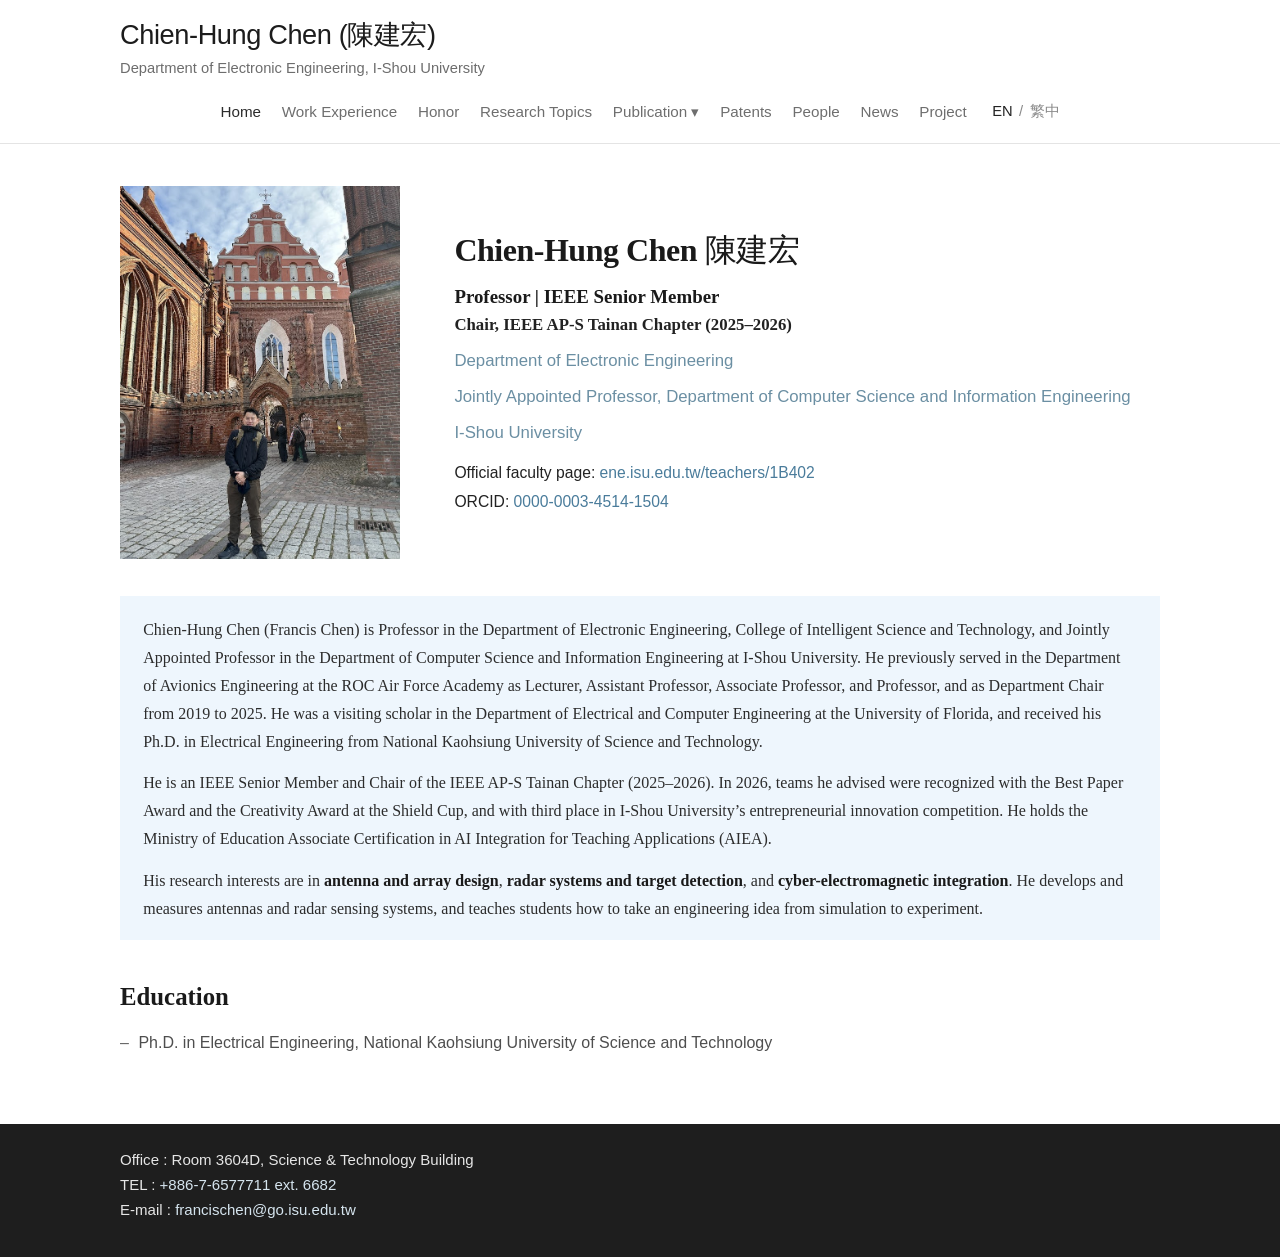
<file: index.html>
<!DOCTYPE html>
<html lang="en">
  <head>
    <meta charset="utf-8">
    <meta name="viewport" content="width=device-width, initial-scale=1">
    <meta name="author" content="Chien-Hung Chen">
    <meta name="description" content="Professor, Department of Electronic Engineering, and Jointly Appointed Professor, Department of Computer Science and Information Engineering, at I-Shou University, Taiwan.">
    <meta name="theme-color" content="#ffffff">
    <title>Chien-Hung Chen | I-Shou University</title>
    <link rel="canonical" href="https://francis007.github.io/academic-site/">
    <meta property="og:title" content="Chien-Hung Chen | I-Shou University">
    <meta property="og:description" content="Professor, Department of Electronic Engineering, and Jointly Appointed Professor, Department of Computer Science and Information Engineering, at I-Shou University, Taiwan. Antennas, radar sensing, and engineering education.">
    <meta property="og:type" content="profile">
    <meta property="og:url" content="https://francis007.github.io/academic-site/">
    <meta property="og:image" content="https://francis007.github.io/academic-site/images/portrait.jpg">
    <meta property="og:locale" content="en_US">
    <meta property="og:locale:alternate" content="zh_TW">
    <meta name="twitter:card" content="summary">
    <meta name="twitter:title" content="Chien-Hung Chen | I-Shou University">
    <meta name="twitter:description" content="Professor, Department of Electronic Engineering, and Jointly Appointed Professor, Department of Computer Science and Information Engineering, at I-Shou University, Taiwan.">
    <script>
      (function () {
        try {
          var lang = localStorage.getItem("francis-lang") || "en";
          if (lang !== "zh") lang = "en";
          document.documentElement.setAttribute("data-lang", lang);
          if (lang === "zh") document.documentElement.lang = "zh-Hant";
        } catch (err) {}
      })();
    </script>
    <meta
      http-equiv="Content-Security-Policy"
      content="default-src 'self'; script-src 'self' 'unsafe-inline'; style-src 'self' 'unsafe-inline' https://fonts.googleapis.com; font-src https://fonts.gstatic.com data:; img-src 'self' data:; connect-src 'self';"
    >
    <link rel="preconnect" href="https://fonts.googleapis.com">
    <link rel="preconnect" href="https://fonts.gstatic.com" crossorigin>
    <link rel="stylesheet" href="https://fonts.googleapis.com/css2?family=Noto+Sans+TC:wght@400;500;700&amp;family=Noto+Serif+TC:wght@500;600;700&amp;family=Roboto:wght@400;500;700&amp;family=Source+Serif+4:opsz,wght@8..60,500;8..60,600;8..60,700&amp;display=swap">
    <link rel="stylesheet" href="styles.css">
    <link rel="icon" href="data:image/svg+xml,%3Csvg xmlns='http://www.w3.org/2000/svg' viewBox='0 0 32 32'%3E%3Crect width='32' height='32' fill='%23ffffff' stroke='%23e6e6e6'/%3E%3Ctext x='16' y='21' text-anchor='middle' font-family='Georgia' font-size='16' fill='%234a7c9b'%3EC%3C/text%3E%3C/svg%3E">
    <script type="application/ld+json">
      {
        "@context": "https://schema.org",
        "@type": "Person",
        "name": "Chien-Hung Chen",
        "alternateName": ["Francis Chen", "陳建宏"],
        "jobTitle": [
          "Professor, Department of Electronic Engineering",
          "Jointly Appointed Professor, Department of Computer Science and Information Engineering"
        ],
        "email": "francischen@go.isu.edu.tw",
        "telephone": "+886-7-6577711",
        "url": "https://francis007.github.io/academic-site/",
        "image": "https://francis007.github.io/academic-site/images/portrait.jpg",
        "sameAs": [
          "https://orcid.org/0000-0003-4514-1504",
          "https://ene.isu.edu.tw/teachers/1B402"
        ],
        "affiliation": [
          {
            "@type": "CollegeOrUniversity",
            "name": "I-Shou University",
            "department": "Department of Electronic Engineering, College of Intelligent Science and Technology"
          },
          {
            "@type": "CollegeOrUniversity",
            "name": "I-Shou University",
            "department": "Department of Computer Science and Information Engineering"
          }
        ]
      }
    </script>
  </head>
  <body>
    <a class="skip-link" href="#main">
      <span class="only-en">Skip to content</span>
      <span class="only-zh" lang="zh-Hant">跳至內容</span>
    </a>

    <header class="site-header">
      <div class="header-inner">
        <div class="header-top">
          <a class="brand" href="#home">
            <span class="brand-title">
              <span class="only-en">Chien-Hung Chen (陳建宏)</span>
              <span class="only-zh" lang="zh-Hant">陳建宏教授實驗室</span>
            </span>
            <span class="brand-sub">
              <span class="only-en">Department of Electronic Engineering, I-Shou University</span>
              <span class="only-zh" lang="zh-Hant">義守大學電子工程學系</span>
            </span>
          </a>
          <button class="nav-toggle" type="button" aria-expanded="false" aria-controls="site-nav">
            <span class="only-en">Menu</span>
            <span class="only-zh" lang="zh-Hant">選單</span>
          </button>
        </div>
        <div class="nav-bar" id="site-nav">
          <nav class="nav-links" aria-label="Primary">
            <a href="#home" data-nav="home"><span class="only-en">Home</span><span class="only-zh" lang="zh-Hant">首頁</span></a>
            <a href="#work-experience" data-nav="work-experience"><span class="only-en">Work Experience</span><span class="only-zh" lang="zh-Hant">經歷</span></a>
            <a href="#honor" data-nav="honor"><span class="only-en">Honor</span><span class="only-zh" lang="zh-Hant">榮譽與證照</span></a>
            <a href="#research-topics" data-nav="research-topics"><span class="only-en">Research Topics</span><span class="only-zh" lang="zh-Hant">研究領域</span></a>
            <div class="menu" data-nav="publications">
              <button class="menu-btn" type="button" aria-expanded="false" aria-controls="pub-menu">
                <span class="only-en">Publication</span><span class="only-zh" lang="zh-Hant">著作</span><span aria-hidden="true"> ▾</span>
              </button>
              <div class="menu-panel" id="pub-menu">
                <a href="#publications" data-nav="publications" data-panel="featured"><span class="only-en">Featured</span><span class="only-zh" lang="zh-Hant">精選</span></a>
                <a href="#publications-journals" data-nav="publications" data-panel="journals"><span class="only-en">Journals</span><span class="only-zh" lang="zh-Hant">期刊</span></a>
                <a href="#publications-conferences" data-nav="publications" data-panel="conferences"><span class="only-en">Conferences</span><span class="only-zh" lang="zh-Hant">研討會</span></a>
              </div>
            </div>
            <a href="#patents" data-nav="patents"><span class="only-en">Patents</span><span class="only-zh" lang="zh-Hant">專利</span></a>
            <a href="#people" data-nav="people"><span class="only-en">People</span><span class="only-zh" lang="zh-Hant">指導學生</span></a>
            <a href="#news" data-nav="news"><span class="only-en">News</span><span class="only-zh" lang="zh-Hant">最新動態</span></a>
            <a href="#projects" data-nav="projects"><span class="only-en">Project</span><span class="only-zh" lang="zh-Hant">研究計畫</span></a>
          </nav>
          <div class="lang-switch" role="group" aria-label="Language">
            <button type="button" data-set-lang="en" aria-pressed="true">EN</button>
            <span aria-hidden="true">/</span>
            <button type="button" data-set-lang="zh" lang="zh-Hant" aria-pressed="false">繁中</button>
          </div>
        </div>
      </div>
    </header>

    <main id="main">
      <section class="view" id="home">
        <div class="wrap">
          <div class="hero">
            <img
              class="portrait"
              src="images/portrait.jpg"
              width="683"
              height="911"
              alt="Professor Chien-Hung Chen in front of a red-brick Gothic church"
              data-alt-en="Professor Chien-Hung Chen in front of a red-brick Gothic church"
              data-alt-zh="陳建宏教授立於紅磚哥德式教堂前"
            >
            <div class="hero-copy">
              <h1>Chien-Hung Chen 陳建宏</h1>
              <p class="role">
                <span class="only-en">Professor | IEEE Senior Member</span>
                <span class="only-zh" lang="zh-Hant">教授｜IEEE 資深會員</span>
              </p>
              <p class="role-chair">
                <span class="only-en">Chair, IEEE AP-S Tainan Chapter (2025–2026)</span>
                <span class="only-zh" lang="zh-Hant">IEEE AP-S 臺南分會主席（2025–2026）</span>
              </p>
              <p class="aff"><a href="https://ene.isu.edu.tw/teachers/1B402"><span class="only-en">Department of Electronic Engineering</span><span class="only-zh" lang="zh-Hant">電子工程學系</span></a></p>
              <p class="aff"><a href="https://ene.isu.edu.tw/teachers/1B402"><span class="only-en">Jointly Appointed Professor, Department of Computer Science and Information Engineering</span><span class="only-zh" lang="zh-Hant">資訊工程學系合聘教授</span></a></p>
              <p class="aff"><a href="https://ene.isu.edu.tw/teachers/1B402"><span class="only-en">I-Shou University</span><span class="only-zh" lang="zh-Hant">義守大學</span></a></p>
              <div class="profiles">
                <p>
                  <span class="only-en">Official faculty page</span><span class="only-zh" lang="zh-Hant">義守大學教師頁</span>:
                  <a href="https://ene.isu.edu.tw/teachers/1B402">ene.isu.edu.tw/teachers/1B402</a>
                </p>
                <p>ORCID: <a href="https://orcid.org/0000-0003-4514-1504" rel="me">0000-0003-4514-1504</a></p>
              </div>
            </div>
          </div>

          <div class="bio">
            <p>
              <span class="only-en">Chien-Hung Chen (Francis Chen) is Professor in the Department of Electronic Engineering, College of Intelligent Science and Technology, and Jointly Appointed Professor in the Department of Computer Science and Information Engineering at I-Shou University. He previously served in the Department of Avionics Engineering at the ROC Air Force Academy as Lecturer, Assistant Professor, Associate Professor, and Professor, and as Department Chair from 2019 to 2025. He was a visiting scholar in the Department of Electrical and Computer Engineering at the University of Florida, and received his Ph.D. in Electrical Engineering from National Kaohsiung University of Science and Technology.</span>
              <span class="only-zh" lang="zh-Hant">陳建宏（Francis Chen）為義守大學智慧科技學院電子工程學系教授，並合聘於資訊工程學系。他曾任空軍軍官學校航空電子工程學系講師、助理教授、副教授、教授，並於 2019–2025 年擔任系主任；亦曾赴美國佛羅里達大學電機電腦系擔任訪問學者。他於國立高雄科技大學取得電機工程博士學位。</span>
            </p>
            <p>
              <span class="only-en">He is an IEEE Senior Member and Chair of the IEEE AP-S Tainan Chapter (2025–2026). In 2026, teams he advised were recognized with the Best Paper Award and the Creativity Award at the Shield Cup, and with third place in I-Shou University’s entrepreneurial innovation competition. He holds the Ministry of Education Associate Certification in AI Integration for Teaching Applications (AIEA).</span>
              <span class="only-zh" lang="zh-Hant">他是 IEEE 資深會員，並擔任 IEEE AP-S 臺南分會主席（2025–2026）。2026 年，他指導的隊伍於神盾盃獲得最佳論文獎與創意獎，並在義守大學創義盃創新創業競賽獲得第三名。他也持有教育部「AI 融入教學應用能力認證」基礎認證（AIEA Associate）。</span>
            </p>
            <p>
              <span class="only-en">His research interests are in <strong>antenna and array design</strong>, <strong>radar systems and target detection</strong>, and <strong>cyber-electromagnetic integration</strong>. He develops and measures antennas and radar sensing systems, and teaches students how to take an engineering idea from simulation to experiment.</span>
              <span class="only-zh" lang="zh-Hant">他的研究興趣為<strong>天線與陣列設計</strong>、<strong>雷達系統與目標偵測</strong>，以及<strong>資安與電磁防護整合</strong>。他設計並量測天線與雷達感測系統，也教學生把一個工程構想從模擬做到實驗。</span>
            </p>
          </div>

          <section class="edu" aria-labelledby="edu-title">
            <h2 id="edu-title"><span class="only-en">Education</span><span class="only-zh" lang="zh-Hant">學歷</span></h2>
            <ul>
              <li>
                <span class="only-en">Ph.D. in Electrical Engineering, National Kaohsiung University of Science and Technology</span>
                <span class="only-zh" lang="zh-Hant">國立高雄科技大學電機工程博士</span>
              </li>
            </ul>
          </section>
        </div>
      </section>

      <section class="view" id="work-experience" hidden>
        <div class="wrap page">
          <h2><span class="only-en">Work Experience</span><span class="only-zh" lang="zh-Hant">經歷</span></h2>
          <ul class="dash">
            <li>
              <span class="only-en">Professor, Department of Electronic Engineering, College of Intelligent Science and Technology, and Jointly Appointed Professor, Department of Computer Science and Information Engineering, I-Shou University</span>
              <span class="only-zh" lang="zh-Hant">義守大學智慧科技學院電子工程學系教授、資訊工程學系合聘教授</span>
            </li>
            <li>
              <span class="only-en">Department Chair, 2019–2025; Professor, Associate Professor, Assistant Professor, and Lecturer, Department of Avionics Engineering, ROC Air Force Academy</span>
              <span class="only-zh" lang="zh-Hant">空軍軍官學校航空電子工程學系講師、助理教授、副教授、教授；系主任（2019–2025）</span>
            </li>
            <li>
              <span class="only-en">Visiting Scholar, Department of Electrical and Computer Engineering, University of Florida</span>
              <span class="only-zh" lang="zh-Hant">美國佛羅里達大學電機電腦系訪問學者</span>
            </li>
          </ul>
          <h3 class="subhead" id="service"><span class="only-en">Academic service</span><span class="only-zh" lang="zh-Hant">學術服務</span></h3>
          <div class="record"><span class="when">2024</span><p><span class="only-en">IEEE Senior Member</span><span class="only-zh" lang="zh-Hant">IEEE 資深會員</span></p></div>
          <div class="record"><span class="when">2025–2026</span><p><span class="only-en">Chair, IEEE AP-S Tainan Chapter</span><span class="only-zh" lang="zh-Hant">IEEE AP-S 臺南分會主席</span></p></div>
          <div class="record"><span class="when">2024</span><p><span class="only-en">Board Member, Association of Old Crows</span><span class="only-zh" lang="zh-Hant">國際電子戰協會（Association of Old Crows）理事</span></p></div>
          <div class="record"><span class="when">2021 · 2011</span><p><span class="only-en">Board Member (2021) and Secretary-General (2011), Taiwan Antenna Engineers Society</span><span class="only-zh" lang="zh-Hant">臺灣天線工程師學會理事（2021）、秘書長（2011）</span></p></div>
          <div class="record">
            <span class="when"><span class="only-en">Reviewer</span><span class="only-zh" lang="zh-Hant">審查</span></span>
            <p><span class="only-en">IEEE TAP, IEEE TMTT, IEEE AWPL, IEEE MWTL, IEEE OJAP, IEEE Access, and <span lang="en">Measurement</span></span><span class="only-zh" lang="zh-Hant">IEEE TAP、IEEE TMTT、IEEE AWPL、IEEE MWTL、IEEE OJAP、IEEE Access 與 Measurement 審查委員</span></p>
          </div>
        </div>
      </section>

      <section class="view" id="honor" hidden>
        <div class="wrap page">
          <h2><span class="only-en">Honor</span><span class="only-zh" lang="zh-Hant">榮譽與證照</span></h2>
          <p class="lede">
            <span class="only-en">Career honors and professional certifications. The 2026 awards, event photographs, and AIEA certificate are in News.</span>
            <span class="only-zh" lang="zh-Hant">生涯榮譽與專業證照。2026 年獎項、活動照片與 AIEA 證書見「最新動態」。</span>
          </p>
          <h3 class="subhead" id="certifications"><span class="only-en">Professional certifications</span><span class="only-zh" lang="zh-Hant">專業證照</span></h3>
          <ul class="cert-grid">
            <li>
              <p class="cert-issuer">AIEA</p>
              <h3><span class="only-en">Associate Certification in AI Integration for Teaching Applications</span><span class="only-zh" lang="zh-Hant">AI 融入教學應用能力認證基礎認證</span></h3>
              <p class="cert-id">EAA11511043</p>
              <p><a href="#aiea-associate"><span class="only-en">Certificate in News</span><span class="only-zh" lang="zh-Hant">證書見最新動態</span></a></p>
            </li>
            <li>
              <p class="cert-issuer">IBM</p>
              <h3>IBM Cybersecurity Analyst</h3>
              <p class="cert-id">YE3H42L46B4H</p>
            </li>
            <li>
              <p class="cert-issuer">Google</p>
              <h3>Google Cybersecurity Certificate (GCC)</h3>
              <p class="cert-id">WCYJLW9XVM5</p>
            </li>
            <li>
              <p class="cert-issuer">EC-Council</p>
              <h3>Certified Ethical Hacker (CEH v10)</h3>
              <p class="cert-id">ECC8527693401</p>
            </li>
            <li>
              <p class="cert-issuer"><span class="only-en">NCC</span><span class="only-zh" lang="zh-Hant">國家通訊傳播委員會</span></p>
              <h3><span class="only-en">Class 3 Amateur Radio License</span><span class="only-zh" lang="zh-Hant">三等業餘無線電人員執照</span></h3>
              <p class="cert-id">52AS00110600387</p>
            </li>
          </ul>
          <h3 class="subhead"><span class="only-en">Selected career honors</span><span class="only-zh" lang="zh-Hant">生涯榮譽選錄</span></h3>
          <div class="record"><span class="when">2024</span><p><span class="only-en">Outstanding Project, Teaching Practice Research Program, Ministry of Education</span><span class="only-zh" lang="zh-Hant">教育部教學實踐研究計畫績優計畫</span></p></div>
          <div class="record"><span class="when">2024</span><p><span class="only-en">Champion, Military Academy Cyber Security Competition, Ministry of National Defense</span><span class="only-zh" lang="zh-Hant">國防部軍校盃網路安全競賽冠軍</span></p></div>
          <div class="record"><span class="when">2020</span><p><span class="only-en">Outstanding Alumnus, Chung Cheng Armed Forces Preparatory School</span><span class="only-zh" lang="zh-Hant">中正預校傑出校友</span></p></div>
          <div class="record"><span class="when">2013–2025</span><p><span class="only-en">Excellent Teacher, Ministry of National Defense, Air Force, and ROC Air Force Academy</span><span class="only-zh" lang="zh-Hant">國防部、空軍與空軍官校優良教師</span></p></div>
          <h3 class="subhead" id="honors"><span class="only-en">Year-by-year honor record</span><span class="only-zh" lang="zh-Hant">逐年獲獎紀錄</span></h3>
          <div class="record"><span class="when">2025</span><p><span class="only-en">Excellent Teacher, ROC Air Force Academy</span><span class="only-zh" lang="zh-Hant">優良教師，空軍官校</span></p></div>
          <div class="record"><span class="when">2024</span><p><span class="only-en">Poster-paper merit, 33rd National Defense Science and Technology Symposium, National Defense University</span><span class="only-zh" lang="zh-Hant">第33屆國防科技學術研討會海報論文佳作，國防大學</span></p></div>
          <div class="record"><span class="when">2024</span><p><span class="only-en">Excellent Teacher, ROC Air Force Academy</span><span class="only-zh" lang="zh-Hant">優良教師，空軍官校</span></p></div>
          <div class="record"><span class="when">2024</span><p><span class="only-en">First place, paper, 20th Military Operations Research and Modeling &amp; Simulation Forum, Ministry of National Defense</span><span class="only-zh" lang="zh-Hant">第20屆軍事作業研究與模式模擬論壇論文優勝，國防部</span></p></div>
          <div class="record"><span class="when">2024</span><p><span class="only-en">Champion, Military Academy Cyber Security Competition, Ministry of National Defense</span><span class="only-zh" lang="zh-Hant">軍校盃網路安全競賽冠軍，國防部</span></p></div>
          <div class="record"><span class="when">2024</span><p><span class="only-en">Outstanding Project, Teaching Practice Research Program, Ministry of Education</span><span class="only-zh" lang="zh-Hant">教學實踐研究計畫績優計畫，教育部</span></p></div>
          <div class="record"><span class="when">2020</span><p><span class="only-en">Outstanding Alumnus, Chung Cheng Armed Forces Preparatory School</span><span class="only-zh" lang="zh-Hant">傑出校友，中正預校</span></p></div>
          <div class="record"><span class="when">2019</span><p><span class="only-en">Excellent Teacher, Ministry of National Defense</span><span class="only-zh" lang="zh-Hant">國防部優良教師</span></p></div>
          <div class="record"><span class="when">2017</span><p><span class="only-en">Excellent Teacher, Air Force Command</span><span class="only-zh" lang="zh-Hant">空軍優良教師，空軍司令部</span></p></div>
          <div class="record"><span class="when">2016</span><p><span class="only-en">Excellent Teacher, ROC Air Force Academy</span><span class="only-zh" lang="zh-Hant">優良教師，空軍官校</span></p></div>
          <div class="record"><span class="when">2015</span><p><span class="only-en">Excellent Teacher, Air Force Command</span><span class="only-zh" lang="zh-Hant">空軍優良教師，空軍司令部</span></p></div>
          <div class="record"><span class="when">2013</span><p><span class="only-en">Excellent Teacher, Ministry of National Defense</span><span class="only-zh" lang="zh-Hant">國防部優良教師</span></p></div>
        </div>
      </section>

      <section class="view" id="research-topics" hidden>
        <div class="wrap page">
          <h2><span class="only-en">Research Topics</span><span class="only-zh" lang="zh-Hant">研究領域</span></h2>
          <ul class="cards">
            <li class="card">
              <p class="card-index"><span class="only-en">01 / Design</span><span class="only-zh" lang="zh-Hant">01 / 設計</span></p>
              <h3><span class="only-en">Antennas &amp; Electromagnetics</span><span class="only-zh" lang="zh-Hant">天線與電磁</span></h3>
              <p><span class="only-en">Compact, wearable, and integrated antennas, with an emphasis on measured performance.</span><span class="only-zh" lang="zh-Hant">小型化、穿戴式與整合型天線，以實測性能為準。</span></p>
              <p><a href="#pub-rfid"><span class="only-en">Related paper</span><span class="only-zh" lang="zh-Hant">相關著作</span></a></p>
            </li>
            <li class="card">
              <p class="card-index"><span class="only-en">02 / Sense</span><span class="only-zh" lang="zh-Hant">02 / 感測</span></p>
              <h3><span class="only-en">Radar &amp; Non-contact Sensing</span><span class="only-zh" lang="zh-Hant">雷達與非接觸感測</span></h3>
              <p><span class="only-en">Signal processing and measurement methods for assessing when a non-contact reading is reliable.</span><span class="only-zh" lang="zh-Hant">用訊號處理與量測方法，判斷一次非接觸讀值何時可靠。</span></p>
              <p><a href="#pub-radar"><span class="only-en">Related paper</span><span class="only-zh" lang="zh-Hant">相關著作</span></a></p>
            </li>
            <li class="card">
              <p class="card-index"><span class="only-en">03 / Teach</span><span class="only-zh" lang="zh-Hant">03 / 教學</span></p>
              <h3><span class="only-en">Engineering Education</span><span class="only-zh" lang="zh-Hant">工程教育</span></h3>
              <p><span class="only-en">Hands-on learning that takes students from simulation to prototyping and measurement.</span><span class="only-zh" lang="zh-Hant">從模擬、試作到量測的實作學習。</span></p>
              <p><a href="#pub-edu"><span class="only-en">Related paper</span><span class="only-zh" lang="zh-Hant">相關著作</span></a></p>
            </li>
          </ul>
          <h3 class="subhead"><span class="only-en">Research specialties</span><span class="only-zh" lang="zh-Hant">研究專長</span></h3>
          <ul class="dash">
            <li><span class="only-en">Antenna &amp; Array Design</span><span class="only-zh" lang="zh-Hant">天線設計</span></li>
            <li><span class="only-en">Radar Systems &amp; Target Detection</span><span class="only-zh" lang="zh-Hant">雷達系統與目標偵測</span></li>
            <li><span class="only-en">Cyber-EM Integration</span><span class="only-zh" lang="zh-Hant">資安與防護整合</span></li>
          </ul>
        </div>
      </section>

      <section class="view" id="publications" hidden>
        <div class="wrap page">
          <h2><span class="only-en">Publication</span><span class="only-zh" lang="zh-Hant">著作</span></h2>
          <p class="lede">
            <span class="only-en">Fourteen journal papers, including IEEE TAP, IEEE AWPL, IEEE Access, and IEEE J. RFID, and four international conference papers. The three 2026 journal articles are featured below.</span>
            <span class="only-zh" lang="zh-Hant">期刊論文 14 篇，包含 IEEE TAP、IEEE AWPL、IEEE Access 與 IEEE J. RFID，以及國際研討會論文 4 篇。三篇 2026 年期刊列於精選。</span>
          </p>
          <nav class="subnav" aria-label="Publications">
            <a href="#publications" data-panel-link="featured"><span class="only-en">Featured</span><span class="only-zh" lang="zh-Hant">精選</span></a>
            <a href="#publications-journals" data-panel-link="journals"><span class="only-en">Journals</span><span class="only-zh" lang="zh-Hant">期刊</span></a>
            <a href="#publications-conferences" data-panel-link="conferences"><span class="only-en">Conferences</span><span class="only-zh" lang="zh-Hant">研討會</span></a>
          </nav>

          <div data-panel="featured">
            <article class="pub" id="pub-edu">
              <h3><a lang="en" href="https://doi.org/10.1002/cae.70287">A Cloud Learning-Analytics Framework for Multi-Tier Engineering Education: A Mixed-Methods Implementation Case Study Across Three Avionics Courses</a></h3>
              <p class="pub-meta"><span class="badge"><span class="only-en">Engineering education</span><span class="only-zh" lang="zh-Hant">工程教育</span></span> <span lang="en">Computer Applications in Engineering Education</span></p>
              <p class="pub-meta"><a href="https://doi.org/10.1002/cae.70287">doi.org/10.1002/cae.70287</a></p>
              <details class="bib">
                <summary><span class="only-en">BibTeX</span><span class="only-zh" lang="zh-Hant">BibTeX</span></summary>
                <div class="bib-panel">
                  <pre class="bibtex"><code>@article{chen-cae70287,
  author = {Chien-Hung Chen},
  title = {A Cloud Learning-Analytics Framework for Multi-Tier Engineering Education: A Mixed-Methods Implementation Case Study Across Three Avionics Courses},
  journal = {Computer Applications in Engineering Education},
  doi = {10.1002/cae.70287}
}</code></pre>
                  <button class="bib-copy" type="button"><span class="only-en">Copy BibTeX</span><span class="only-zh" lang="zh-Hant">複製 BibTeX</span></button>
                </div>
              </details>
            </article>
            <article class="pub" id="pub-radar">
              <h3><a lang="en" href="https://doi.org/10.1109/ACCESS.2026.3730413">Bias-Corrected Inference for Post-CFAR Left-Truncated Radar Amplitude Statistics</a></h3>
              <p class="pub-meta"><span class="badge"><span class="only-en">Radar signal processing</span><span class="only-zh" lang="zh-Hant">雷達訊號處理</span></span> <span lang="en">IEEE Access</span> · 2026</p>
              <p class="pub-meta"><a href="https://doi.org/10.1109/ACCESS.2026.3730413">doi.org/10.1109/ACCESS.2026.3730413</a></p>
              <details class="bib">
                <summary>BibTeX</summary>
                <div class="bib-panel">
                  <pre class="bibtex"><code>@article{chen2026access,
  author = {Chien-Hung Chen},
  title = {Bias-Corrected Inference for Post-CFAR Left-Truncated Radar Amplitude Statistics},
  journal = {IEEE Access},
  year = {2026},
  doi = {10.1109/ACCESS.2026.3730413}
}</code></pre>
                  <button class="bib-copy" type="button"><span class="only-en">Copy BibTeX</span><span class="only-zh" lang="zh-Hant">複製 BibTeX</span></button>
                </div>
              </details>
            </article>
            <article class="pub" id="pub-rfid">
              <h3><a lang="en" href="https://doi.org/10.1109/JRFID.2026.3743132">A Compact Long-Range Wrist-Worn UHF RFID Tag Antenna Based on Partially Overlapping Shorted Patches</a></h3>
              <p class="pub-meta"><span class="badge"><span class="only-en">Antennas</span><span class="only-zh" lang="zh-Hant">天線</span></span> <span lang="en">IEEE Journal of Radio Frequency Identification</span> · 2026</p>
              <p class="pub-meta"><a href="https://doi.org/10.1109/JRFID.2026.3743132">doi.org/10.1109/JRFID.2026.3743132</a></p>
              <details class="bib">
                <summary>BibTeX</summary>
                <div class="bib-panel">
                  <pre class="bibtex"><code>@article{chen2026jrfid,
  author = {Chien-Hung Chen},
  title = {A Compact Long-Range Wrist-Worn UHF RFID Tag Antenna Based on Partially Overlapping Shorted Patches},
  journal = {IEEE Journal of Radio Frequency Identification},
  year = {2026},
  doi = {10.1109/JRFID.2026.3743132}
}</code></pre>
                  <button class="bib-copy" type="button"><span class="only-en">Copy BibTeX</span><span class="only-zh" lang="zh-Hant">複製 BibTeX</span></button>
                </div>
              </details>
            </article>
          </div>

          <div data-panel="journals" hidden>
            <ol class="cite-list" lang="en">
              <li><span class="cite-year">2026</span><p><span class="cite-title">A Cloud Learning-Analytics Framework for Multi-Tier Engineering Education: A Mixed-Methods Implementation Case Study Across Three Avionics Courses</span> Chien-Hung Chen. <span class="cite-venue">Computer Applications in Engineering Education</span>. <a href="https://doi.org/10.1002/cae.70287">10.1002/cae.70287</a></p></li>
              <li><span class="cite-year">2026</span><p><span class="cite-title">Bias-Corrected Inference for Post-CFAR Left-Truncated Radar Amplitude Statistics</span> Chien-Hung Chen. <span class="cite-venue">IEEE Access</span>, 2026. <a href="https://doi.org/10.1109/ACCESS.2026.3730413">10.1109/ACCESS.2026.3730413</a></p></li>
              <li><span class="cite-year">2026</span><p><span class="cite-title">A Compact Long-Range Wrist-Worn UHF RFID Tag Antenna Based on Partially Overlapping Shorted Patches</span> Chien-Hung Chen. <span class="cite-venue">IEEE Journal of Radio Frequency Identification</span>, 2026. <a href="https://doi.org/10.1109/JRFID.2026.3743132">10.1109/JRFID.2026.3743132</a></p></li>
              <li><span class="cite-year">2025</span><p><span class="cite-title">Low Profile Planar Inverted-L Antenna (PILA) for UHF RFID Tag on Signal Absorption and Reflection Surfaces</span> Minh-Tan Nguyen, Yi-Fang Lin, Chien-Hung Chen, Hoang-Son Luong, Hua-Ming Chen. <span class="cite-venue">IEEE Access</span>, vol. 13, pp. 19560–19575, 2025.01.</p></li>
              <li><span class="cite-year">2024</span><p><span class="cite-title">Antenna in Package with Tapered Radiation Patches and Parasitic Strips for Automotive Radar</span> Ming-Lung Kung, Jain-Yu Yu, Ken-Huang Lin, Chien-Hung Chen, Hung-Hsiang Cheng, Cheng-Yu Wu, Yun-Hsiang Tien, Yi-Chuan Ding. <span class="cite-venue">IEEE Antennas and Wireless Propagation Letters</span>, vol. 23, no. 10, pp. 2845–2849, 2024.10.</p></li>
              <li><span class="cite-year">2024</span><p><span class="cite-title">Dual-Polarized Spline-Loop Antenna Array With Tilt Angle Radiation for 5G Base Stations</span> Yi-Fang Lin, Chin-Cheng Chang, Chien-Hung Chen, Jia-You Xie, Yong-Xiang Zhuang, Hua-Ming Chen. <span class="cite-venue">IEEE Access</span>, vol. 12, pp. 138280–138290, 2024.09.</p></li>
              <li><span class="cite-year">2024</span><p><span class="cite-title">Low-profile wideband miniaturized tag antenna mounted on the human body</span> Minh-Tan Nguyen, Yi-Fang Lin, Chien-Hung Chen, Chin-Cheng Chang, Hua-Ming Chen. <span class="cite-venue">International Journal of Microwave and Wireless Technologies</span>, vol. 16, no. 2, pp. 189–202, 2024.03.</p></li>
              <li><span class="cite-year">2022</span><p><span class="cite-title">Miniature 3D-Dipole Antenna for UHF RFID Tag Mounted on Conductive Materials</span> Minh-Tan Nguyen, Yi-Fang Lin, Chien-Hung Chen, Ying-Chih Tseng, Hua-Ming Chen. <span class="cite-venue">IEEE Transactions on Antennas and Propagation</span>, vol. 70, no. 12, pp. 11454–11464, 2022.12.</p></li>
              <li><span class="cite-year">2021</span><p><span class="cite-title">Shorted Patch Antenna With Multi Slots for a UHF RFID Tag Attached to a Metallic Object</span> Minh-Tan Nguyen, Yi-Fang Lin, Chien-Hung Chen, Chun-Hsien Chang, Hua-Ming Chen. <span class="cite-venue">IEEE Access</span>, vol. 9, pp. 111277–111292, 2021.08.</p></li>
              <li><span class="cite-year">2021</span><p><span class="cite-title">Compact shorted C-shaped patch antenna for ultrahigh frequency radio frequency identification tags mounted on a metallic plate</span> Minh-Tan Nguyen, Yi-Fang Lin, Chun-Hsien Chang, Chien-Hung Chen, Hua-Ming Chen. <span class="cite-venue">International Journal of RF and Microwave Computer-Aided Engineering</span>, vol. 31, no. 3, e22595, 2021.03.</p></li>
              <li><span class="cite-year">2020</span><p><span class="cite-title">Design of multi-band antenna for LTE wearable device with shared slots and radiators for smart watch</span> Chien-Hung Chen, Yi-Fang Lin, Po-Wei Huang, Hua-Ming Chen, Chia-Te Liao. <span class="cite-venue">International Journal of RF and Microwave Computer-Aided Engineering</span>, vol. 30, no. 11, e22415, 2020.11.</p></li>
              <li><span class="cite-year">2019</span><p><span class="cite-title">High-gain MIMO dipole antennas with mechanical steerable main beam for 5G small cell</span> Yi-Fang Lin, Wei-Chih Chen, Chien-Hung Chen, Chia-Te Liao, Nien-Chao Chuang, Hua-Ming Chen. <span class="cite-venue">IEEE Antennas and Wireless Propagation Letters</span>, vol. 18, no. 7, pp. 1317–1321, 2019.05.</p></li>
              <li><span class="cite-year">2019</span><p><span class="cite-title">Dual open-slot antennas integrated in metal frame and metal case of tablet computer for long-term evolution applications</span> Yi-Fang Lin, Chien-Hung Chen, Chia-Te Liao, Chow-Yen-Desmond Sim, Chia-Cheng Tseng, Hua-Ming Chen. <span class="cite-venue">International Journal of RF and Microwave Computer-Aided Engineering</span>, vol. 29, no. 1, e21496, 2019.01.</p></li>
              <li><span class="cite-year">2018</span><p><span class="cite-title">Low-Profile CP RFID Hard Tag Antenna with Short-Circuited Microstrip-Fed Line mounted on Metallic Plane</span> Chien-Hung Chen, Shih-Ting Huang. <span class="cite-venue">International Journal of RF and Microwave Computer-Aided Engineering</span>, vol. 28, no. 9, e21504, 2018.11.</p></li>
            </ol>
          </div>

          <div data-panel="conferences" hidden>
            <ol class="cite-list" lang="en">
              <li><span class="cite-year">2026</span><p><span class="cite-title">Monostatic Radar Cross Section of a 135-g Ducted-Propeller Micro UAV at 2.9 GHz: An MLFMM Study of Duct-Aperture Scattering</span> Chien-Hung Chen, Chia-Te Liao, Hua-Ming Chen. <span class="cite-venue">2026 IEEE International Workshop on Electromagnetics: Applications and Student Innovation Competition (iWEM 2026)</span>, Tokyo, Japan, 2026.08.</p></li>
              <li><span class="cite-year">2026</span><p><span class="cite-title">A Low-Profile Metal-Integrated WiFi 6E/7 MIMO Antenna Design for Laptop Applications</span> Shu-Chuan Chen, Chien-Hung Chen, Jia-Yi Hou, Chi-Wen Huang, Shih-Wei Yu. <span class="cite-venue">2026 IEEE International Workshop on Electromagnetics: Applications and Student Innovation Competition (iWEM 2026)</span>, Tokyo, Japan, 2026.08.</p></li>
              <li><span class="cite-year">2025</span><p><span class="cite-title">Enhancing Small Drone Detection: A Comparative Analysis of EM Simulations and AESA Radar</span> Chien-Hung Chen, Chin-Cheng Chang, Hua-Ming Chen. <span class="cite-venue">2025 IEEE International Symposium on Antennas &amp; Propagation and North American Radio Science Meeting</span>, Ottawa, Canada, 2025.07.</p></li>
              <li><span class="cite-year">2025</span><p><span class="cite-title">Design of a High-Efficiency Circularly Polarized Rectenna and Transmitting Antenna Array for 2.45 GHz Energy Harvesting System</span> Chien-Hung Chen, Yi-Fang Lin, Yi-Ray Chen, Hua-Ming Chen, Chia-Te Liao. <span class="cite-venue">2025 Asia-Pacific International Symposium and Exhibition on Electromagnetic Compatibility (APEMC)</span>, Taipei, Taiwan, 2025.05.</p></li>
            </ol>
          </div>
        </div>
      </section>

      <section class="view" id="patents" hidden>
        <div class="wrap page">
          <h2><span class="only-en">Patents</span><span class="only-zh" lang="zh-Hant">專利</span></h2>
          <article class="pub" id="patent">
            <p class="eyebrow only-en" style="color:#4a7c9b;font-size:0.85rem;">U.S. Patent</p>
            <p class="eyebrow only-zh" lang="zh-Hant" style="color:#4a7c9b;font-size:0.85rem;">美國專利</p>
            <p class="patent-no"><a href="https://patents.google.com/patent/US8633857B2">US8633857B2</a></p>
            <h3 lang="en">Antenna Structure</h3>
            <p class="pub-meta"><span class="only-en">2010–2032 · United States</span><span class="only-zh" lang="zh-Hant">2010–2032 · 美國</span></p>
            <p class="pub-meta">2010-11-02 – 2032-05-22</p>
            <p><span class="only-en">Inventors</span><span class="only-zh" lang="zh-Hant">發明人</span> Yang-Kai Wang, Chien-Hung Chen, Shu-An Yeh, Yu-Chang Lai</p>
          </article>
        </div>
      </section>

      <section class="view" id="people" hidden>
        <div class="wrap page">
          <h2><span class="only-en">People</span><span class="only-zh" lang="zh-Hant">指導學生</span></h2>
          <p class="lede">
            <span class="only-en">I welcome inquiries from students who want to build, measure, and explain how their systems work. Faculty adviser for seven NSTC undergraduate research projects, 2018–2027.</span>
            <span class="only-zh" lang="zh-Hant">歡迎想親手做出系統、量測它，並且把原理說清楚的同學與合作者來信。指導國科會大專生研究計畫 7 件（2018–2027）。</span>
          </p>
          <h3 class="subhead"><span class="only-en">Undergraduate research projects</span><span class="only-zh" lang="zh-Hant">大專生研究計畫</span></h3>
          <div class="record"><span class="when">2026.07–2027.02</span><p><span class="only-en">Verification of UAV communications-link security vulnerabilities and study of an airborne attack platform</span><span class="only-zh" lang="zh-Hant">無人機通訊鏈路安全漏洞驗證與機載式攻擊平台研究</span><span class="note" lang="zh-Hant">李子安</span></p></div>
          <div class="record"><span class="when">2024.07–2025.02</span><p><span class="only-en">Prototype pilot physiological-signal monitoring for simulated flight</span><span class="only-zh" lang="zh-Hant">應用於模擬飛行之飛行員生理訊號監測系統雛形研究</span><span class="note" lang="zh-Hant">張禕宸</span></p></div>
          <div class="record"><span class="when">2024.07–2025.02</span><p><span class="only-en">Aircraft detection combining active-array radar and automatic dependent surveillance-broadcast</span><span class="only-zh" lang="zh-Hant">結合主動陣列雷達與自動飛航廣播系統於航空載具偵測之研究</span><span class="note" lang="zh-Hant">柯家恩</span></p></div>
          <div class="record"><span class="when">2023.07–2024.02</span><p><span class="only-en">Detecting small unmanned vehicles with an air-surveillance active-array scanning radar</span><span class="only-zh" lang="zh-Hant">利用對空主動陣列掃描雷達偵測小型無人載具</span><span class="note" lang="zh-Hant">莊皓筑</span></p></div>
          <div class="record"><span class="when">2019.07–2020.02</span><p><span class="only-en">Software-defined radio for automatic dependent surveillance-broadcast</span><span class="only-zh" lang="zh-Hant">設計軟體定義無線電應用於自動飛航廣播系統</span><span class="note" lang="zh-Hant">顏浤名</span></p></div>
          <div class="record"><span class="when">2018.07–2019.02</span><p><span class="only-en">A UAT 978 MHz automatic dependent surveillance-broadcast receiver</span><span class="only-zh" lang="zh-Hant">利用 UAT 978 MHz 研製自動飛航廣播接收器</span><span class="note" lang="zh-Hant">紀凱文</span></p></div>
          <div class="record"><span class="when">2018.07–2019.02</span><p><span class="only-en">Computer-simulation optimization for defense-security problems</span><span class="only-zh" lang="zh-Hant">使用電腦模擬最佳化研究國防安全議題</span><span class="note" lang="zh-Hant">蔡姿婷</span></p></div>
        </div>
      </section>

      <section class="view" id="news" hidden>
        <div class="wrap page">
          <h2><span class="only-en">News</span><span class="only-zh" lang="zh-Hant">最新動態</span></h2>
          <p class="lede">
            <span class="only-en">November 2026 honors, teaching, and chapter service.</span>
            <span class="only-zh" lang="zh-Hant">2026 年 11 月的榮譽、教學與分會服務。</span>
          </p>

          <article class="story" id="aiea-associate">
            <div class="cert-layout">
              <button type="button" class="photo-open cert-thumb" data-cap-en="Ministry of Education Associate Certification in AI Integration for Teaching Applications (AIEA), issued 27 November 2026. Cert. No. EAA11511043, valid for three years." data-cap-zh="教育部「AI融入教學應用能力認證」基礎認證（AIEA Associate），2026年11月27日核發。證字第 EAA11511043 號，效期三年。">
                <img src="images/aiea-associate-2026.jpg" width="990" height="1400" alt="Ministry of Education AIEA Associate certificate for Chien-Hung Chen, issued 27 November 2026" data-alt-en="Ministry of Education AIEA Associate certificate for Chien-Hung Chen, issued 27 November 2026" data-alt-zh="教育部核發陳建宏 AI融入教學應用能力認證基礎認證證書，2026年11月27日">
              </button>
              <div>
                <p class="meta"><time datetime="2026-11-27"><span class="only-en">27 November 2026</span><span class="only-zh" lang="zh-Hant">2026年11月27日</span></time> · <span class="only-en">Ministry of Education</span><span class="only-zh" lang="zh-Hant">教育部</span></p>
                <p><span class="badge">AIEA Associate</span></p>
                <h3><span class="only-en">Associate Certification in AI Integration for Teaching Applications (AIEA)</span><span class="only-zh" lang="zh-Hant">教育部「AI融入教學應用能力認證」基礎認證（AIEA Associate）</span></h3>
                <p><span class="only-en">Humanities-Social Sciences and Industry Innovation Linkage Program (iLink), Ministry of Education (Cert. No. EAA11511043, valid 3 years).</span><span class="only-zh" lang="zh-Hant">教育部人文社會與產業實務創新鏈結計畫（iLink），證字第 EAA11511043 號，效期三年。</span></p>
              </div>
            </div>
          </article>

          <article class="story" id="entrepreneurial-innovation">
            <p class="meta"><time datetime="2026-11-25"><span class="only-en">25 November 2026</span><span class="only-zh" lang="zh-Hant">2026年11月25日</span></time> · <span class="only-en">I-Shou University</span><span class="only-zh" lang="zh-Hant">義守大學</span></p>
            <p><span class="badge"><span class="only-en">Third Place</span><span class="only-zh" lang="zh-Hant">第三名</span></span></p>
            <h3><span class="only-en">Third Place · Entrepreneurial Innovation Competition</span><span class="only-zh" lang="zh-Hant">115年創義盃創新創業競賽｜創新商品永續營運組第三名</span></h3>
            <p><span class="only-en">創義盃｜創新商品永續營運組第三名。義起守護團隊以「義呼百應」非接觸式呼吸感測參賽。</span><span class="only-zh" lang="zh-Hant">義起守護團隊以「義呼百應：毫米波雷達非接觸式呼吸照護監測」參加115年創義盃創新創業競賽創新商品永續營運組，獲得第三名。</span></p>
            <ul class="photo-strip">
              <li>
                <button type="button" class="photo-open" data-cap-en="Team 義起守護 with the Third Place trophy and award board at the 115年創義盃創新創業競賽, 25 November 2026." data-cap-zh="義起守護團隊於頒獎舞台，手持115年創義盃創新創業競賽創新商品永續營運組第三名獎座與獎金板。">
                  <img src="images/isu-chuangyi-2026-award.jpg" width="1477" height="1108" alt="Team 義起守護 holding the Third Place award at the 115年創義盃" data-alt-en="Team 義起守護 holding the Third Place award at the 115年創義盃" data-alt-zh="義起守護團隊手持115年創義盃第三名獎座與獎金板" class="pos-award">
                </button>
              </li>
              <li>
                <button type="button" class="photo-open" data-cap-en="Final competition pitch for 義呼百應：毫米波雷達非接觸式呼吸照護監測." data-cap-zh="決賽簡報，「義呼百應：毫米波雷達非接觸式呼吸照護監測」。">
                  <img src="images/isu-chuangyi-2026-pitch.jpg" width="1477" height="1108" alt="Final pitch for 義呼百應：毫米波雷達非接觸式呼吸照護監測" data-alt-en="Final pitch for 義呼百應：毫米波雷達非接觸式呼吸照護監測" data-alt-zh="義呼百應決賽簡報：毫米波雷達非接觸式呼吸照護監測" class="pos-pitch">
                </button>
              </li>
              <li>
                <button type="button" class="photo-open" data-cap-en="Poster exhibition beside the 義呼百應 project poster." data-cap-zh="「義呼百應」海報展示。">
                  <img src="images/isu-chuangyi-2026-poster.jpg" width="1108" height="1477" alt="Poster exhibition for the 義呼百應 project" data-alt-en="Poster exhibition for the 義呼百應 project" data-alt-zh="義呼百應海報展示" class="pos-poster">
                </button>
              </li>
            </ul>
          </article>

          <article class="story" id="outstanding-poster">
            <p class="meta"><time datetime="2026-11-21"><span class="only-en">21 November 2026</span><span class="only-zh" lang="zh-Hant">2026年11月21日</span></time> · <span class="only-en">Research</span><span class="only-zh" lang="zh-Hant">研究</span></p>
            <p><span class="badge"><span class="only-en">Distinction</span><span class="only-zh" lang="zh-Hant">優良</span></span></p>
            <h3><span class="only-en">Outstanding Poster Paper Award</span><span class="only-zh" lang="zh-Hant">首屆產業轉型與創新實務論文獎｜海報論文優良獎</span></h3>
            <p><span class="only-en">第一屆產業轉型與創新實踐論文獎｜海報論文優良獎。義守大學與高科大合作，研究黃銅閥件與管件的 UHF RFID。</span><span class="only-zh" lang="zh-Hant">義守大學與高科大合作，研究黃銅閥件與管件的 UHF RFID。</span></p>
          </article>

          <article class="story" id="shield-cup">
            <p class="meta"><time datetime="2026-11-08"><span class="only-en">8 November 2026</span><span class="only-zh" lang="zh-Hant">2026年11月8日</span></time> · <span class="only-en">National Cheng Kung University</span><span class="only-zh" lang="zh-Hant">國立成功大學</span></p>
            <p><span class="badge"><span class="only-en">Best Paper</span><span class="only-zh" lang="zh-Hant">最佳論文</span></span> <span class="badge"><span class="only-en">Creativity</span><span class="only-zh" lang="zh-Hant">創意</span></span></p>
            <h3><span class="only-en">Best Paper Award and Creativity Award · Shield Cup</span><span class="only-zh" lang="zh-Hant">神盾盃最佳論文獎與陳展創意獎</span></h3>
            <p>
              <span class="only-en">Faculty adviser to two teams: <span lang="zh-Hant">鯤島識舟</span> (Best Paper) and Falcon Wing (Creativity Award).</span>
              <span class="only-zh" lang="zh-Hant">指導兩隊：鯤島識舟獲神盾盃 AI 研討會最佳論文獎；Falcon Wing 獲神盾盃國防 AI 競賽與陳展創意獎。</span>
              <a href="https://www.ydn.com.tw/tw/news/ugC_News_Detail.aspx?ID=649813"><span class="only-en">Public award coverage</span><span class="only-zh" lang="zh-Hant">公開報導</span></a>
            </p>
            <button type="button" class="photo-open photo-wide" data-cap-en="Prof. Chien-Hung Chen with the I-Shou University and ROC Air Force Academy joint teams at the 2026 Aegis Cup. 鯤島識舟 received the Best Paper Award and Falcon Wing the Creativity Award." data-cap-zh="陳建宏教授與義守大學、空軍官校聯隊於2026神盾盃國際邀請賽暨國防AI競賽合影。鯤島識舟獲最佳論文獎，Falcon Wing 獲創意獎。">
              <img src="images/aegis-cup-2026-award.jpg" width="1494" height="1120" alt="Prof. Chien-Hung Chen with the Aegis Cup Best Paper and Creativity Award teams" data-alt-en="Prof. Chien-Hung Chen with the Aegis Cup Best Paper and Creativity Award teams" data-alt-zh="陳建宏教授與神盾盃最佳論文獎、創意獎隊伍合影" class="pos-aegis">
            </button>
          </article>

          <article class="story" id="tsri-visit">
            <p class="meta"><time datetime="2026-11-25"><span class="only-en">25 November 2026</span><span class="only-zh" lang="zh-Hant">2026年11月25日</span></time> · <span class="only-en">Student learning</span><span class="only-zh" lang="zh-Hant">學生學習</span></p>
            <h3><span class="only-en">Semiconductor research institute visit</span><span class="only-zh" lang="zh-Hant">半導體研究機構參訪</span></h3>
            <p><span class="only-en">First-year electronic engineering students visited the Taiwan Semiconductor Research Institute.</span><span class="only-zh" lang="zh-Hant">電子工程系一年級學生參訪台灣半導體研究中心。</span></p>
            <ul class="photo-strip photo-strip-pair">
              <li>
                <button type="button" class="photo-open" data-cap-en="Professor Chien-Hung Chen and electronic engineering students in the TSRI lobby, 25 November 2026." data-cap-zh="陳建宏教授與電子工程學系學生於國家實驗研究院台灣半導體研究中心大廳合影。">
                  <img src="images/tsri-2026-group.jpg" width="1494" height="1120" alt="Professor Chien-Hung Chen and electronic engineering students in the TSRI lobby" data-alt-en="Professor Chien-Hung Chen and electronic engineering students in the TSRI lobby" data-alt-zh="陳建宏教授與電子工程學系學生於台灣半導體研究中心大廳合影" class="pos-group">
                </button>
              </li>
              <li>
                <button type="button" class="photo-open" data-cap-en="Students at the photolithography briefing beside the cleanroom yellow-light window at TSRI." data-cap-zh="學生於台灣半導體研究中心聆聽黃光製程簡報，旁邊是無塵室黃光窗。">
                  <img src="images/tsri-2026-briefing.jpg" width="1494" height="1120" alt="Students at the TSRI photolithography briefing" data-alt-en="Students at the TSRI photolithography briefing" data-alt-zh="學生於台灣半導體研究中心聆聽黃光製程簡報" class="pos-brief">
                </button>
              </li>
            </ul>
          </article>

          <article class="story" id="apstnc-meeting">
            <p class="meta"><time datetime="2026-11-22"><span class="only-en">22 November 2026</span><span class="only-zh" lang="zh-Hant">2026年11月22日</span></time> · <span class="only-en">Academic service</span><span class="only-zh" lang="zh-Hant">學術服務</span></p>
            <h3><span class="only-en">IEEE AP-S Tainan Chapter Annual General Meeting</span><span class="only-zh" lang="zh-Hant">IEEE AP-S 臺南分會會員大會</span></h3>
            <p>
              <span class="only-en">Annual chapter gathering at National Sun Yat-sen University.</span>
              <span class="only-zh" lang="zh-Hant">於國立中山大學舉行的年度分會聚會。</span>
              <a href="https://events.vtools.ieee.org/m/586690"><span class="only-en">IEEE event page</span><span class="only-zh" lang="zh-Hant">IEEE 活動頁面</span></a>
            </p>
            <ul class="photo-strip">
              <li>
                <button type="button" class="photo-open" data-cap-en="IEEE AP-S Tainan Chapter annual meeting attendees with the chapter banner, 22 November 2026." data-cap-zh="IEEE AP-S 臺南分會會員大會與會者於分會布條前合影。">
                  <img src="images/apstnc-2026-group.jpg" width="1477" height="1108" alt="IEEE AP-S Tainan Chapter annual meeting group with the chapter banner" data-alt-en="IEEE AP-S Tainan Chapter annual meeting group with the chapter banner" data-alt-zh="IEEE AP-S 臺南分會會員大會與會者於分會布條前合影" class="pos-aps-group">
                </button>
              </li>
              <li>
                <button type="button" class="photo-open" data-cap-en="Chapter Chair Prof. Chien-Hung Chen presenting an IEEE Certificate of Appreciation, in front of the 2025–2026 APSTNC Officers slide." data-cap-zh="分會主席陳建宏教授頒發 IEEE 感謝狀，背景為 2025–2026 APSTNC Officers 簡報。">
                  <img src="images/apstnc-2026-certificate.jpg" width="840" height="1120" alt="Prof. Chien-Hung Chen presenting an IEEE Certificate of Appreciation" data-alt-en="Prof. Chien-Hung Chen presenting an IEEE Certificate of Appreciation" data-alt-zh="陳建宏教授頒發 IEEE 感謝狀" class="pos-aps-cert">
                </button>
              </li>
              <li>
                <button type="button" class="photo-open" data-cap-en="Prof. Chien-Hung Chen speaking at the IEEE AP-S Tainan Chapter annual meeting." data-cap-zh="陳建宏教授於 IEEE AP-S 臺南分會會員大會發言。">
                  <img src="images/apstnc-2026-talk.jpg" width="1477" height="1108" alt="Prof. Chien-Hung Chen speaking at the IEEE AP-S Tainan Chapter annual meeting" data-alt-en="Prof. Chien-Hung Chen speaking at the IEEE AP-S Tainan Chapter annual meeting" data-alt-zh="陳建宏教授於 IEEE AP-S 臺南分會會員大會發言" class="pos-aps-talk">
                </button>
              </li>
            </ul>
          </article>

          <article class="story" id="pingye">
            <p class="meta"><time datetime="2026-11-01"><span class="only-en">1 November 2026</span><span class="only-zh" lang="zh-Hant">2026年11月1日</span></time> · <span class="only-en">Science outreach</span><span class="only-zh" lang="zh-Hant">科學推廣</span></p>
            <h3><span class="only-en">Hands-on satellite navigation at the Pingye Science Festival</span><span class="only-zh" lang="zh-Hant">屏科大科學節：動手做衛星導航</span></h3>
            <p>
              <span class="only-en">GNSS outreach at National Pingtung University of Science and Technology.</span>
              <span class="only-zh" lang="zh-Hant">於國立屏東科技大學進行全球導航衛星系統（GNSS）推廣。</span>
              <a href="https://news.npust.edu.tw/2026/11/04/focus2847/"><span class="only-en">University coverage</span><span class="only-zh" lang="zh-Hant">學校報導</span></a>
            </p>
          </article>
        </div>
      </section>

      <section class="view" id="projects" hidden>
        <div class="wrap page">
          <h2><span class="only-en">Project</span><span class="only-zh" lang="zh-Hant">研究計畫</span></h2>
          <p class="lede">
            <span class="only-en">Six NSTC grants, five Ministry of Education projects, one industry–academia collaboration with Paramtek Inc., and one other external project.</span>
            <span class="only-zh" lang="zh-Hant">國科會計畫 6 件、教育部計畫 5 件、與拚願科技的產學計畫 1 件，以及另 1 件校外計畫。</span>
          </p>
          <div class="record"><span class="when">2026.04–2026.12</span><p><span class="kind"><span class="only-en">Industry–academia · Active</span><span class="only-zh" lang="zh-Hant">產學 · 執行中</span></span><span class="only-en">UAV antenna design</span><span class="only-zh" lang="zh-Hant">無人機天線設計</span><span class="note"><span class="only-en">Paramtek Inc.</span><span class="only-zh" lang="zh-Hant">拚願科技股份有限公司（Paramtek Inc.）</span></span></p></div>
          <div class="record"><span class="when">2025.10–2026.12</span><p><span class="kind"><span class="only-en">NSTC · Active</span><span class="only-zh" lang="zh-Hant">國科會 · 執行中</span></span><span class="only-en">High-sensitivity antenna system and field verification (2/2)</span><span class="only-zh" lang="zh-Hant">高靈敏度天線系統與場域驗證研究（2/2）</span></p></div>
          <div class="record"><span class="when">2025.08–2027.07</span><p><span class="kind"><span class="only-en">NSTC · Active</span><span class="only-zh" lang="zh-Hant">國科會 · 執行中</span></span><span class="only-en">Multi-radar integration for detecting and localizing ultra-low radar-cross-section UAVs</span><span class="only-zh" lang="zh-Hant">多雷達整合對極低雷達截面積無人機之偵測與定位策略研究</span></p></div>
          <div class="record"><span class="when">2025.08–2026.01</span><p><span class="kind"><span class="only-en">Ministry of Education</span><span class="only-zh" lang="zh-Hant">教育部</span></span><span class="only-en">Teaching-practice research: AI and cross-disciplinary communications practice courses for officers’ digital literacy</span><span class="only-zh" lang="zh-Hant">人工智慧與跨領域通訊實作課程—提升軍官數位素養之教學實踐研究</span></p></div>
          <div class="record"><span class="when">2024.10–2025.12</span><p><span class="kind">NSTC</span><span class="only-en">High-sensitivity antenna system and field verification (1/2)</span><span class="only-zh" lang="zh-Hant">高靈敏度天線系統與場域驗證研究（1/2）</span></p></div>
          <div class="record"><span class="when">2024.08–2025.10</span><p><span class="kind">NSTC</span><span class="only-en">Sampling and analysis of specified ultra-low radar-cross-section aircraft</span><span class="only-zh" lang="zh-Hant">特定極低雷達截面積飛行器數據採樣研究與分析</span></p></div>
          <div class="record"><span class="when">2024.08–2025.07</span><p><span class="kind"><span class="only-en">Ministry of Education</span><span class="only-zh" lang="zh-Hant">教育部</span></span><span class="only-en">Active-array scanning systems in communications courses at military academies</span><span class="only-zh" lang="zh-Hant">結合主動陣列掃描系統使用於軍事院校通訊領域課程</span></p></div>
          <div class="record"><span class="when">2023.12–2025.01</span><p><span class="kind"><span class="only-en">Ministry of Education</span><span class="only-zh" lang="zh-Hant">教育部</span></span><span class="only-en">Teaching-practice research on digital resilience and diverse radar-course experiments</span><span class="only-zh" lang="zh-Hant">建構數位韌性與多樣化雷達學課程實驗之教學實踐研究</span></p></div>
          <div class="record"><span class="when">2023.10–2024.12</span><p><span class="kind">NSTC</span><span class="only-en">High-sensitivity antenna system study (2/2)</span><span class="only-zh" lang="zh-Hant">高靈敏度天線系統研究（2/2）</span></p></div>
          <div class="record"><span class="when">2022.10–2023.12</span><p><span class="kind">NSTC</span><span class="only-en">High-sensitivity antenna system study (1/2)</span><span class="only-zh" lang="zh-Hant">高靈敏度天線系統研究（1/2）</span></p></div>
          <div class="record"><span class="when">2022.08–2025.07</span><p><span class="kind"><span class="only-en">Ministry of Education</span><span class="only-zh" lang="zh-Hant">教育部</span></span><span class="only-en">STEM and women-in-R&amp;D talent program: advanced defense technical training for women cadets</span><span class="only-zh" lang="zh-Hant">STEM領域及女性研發人才培育計畫—培育女軍校生高度國防專業技術計畫</span></p></div>
          <div class="record"><span class="when">2022.08–2023.07</span><p><span class="kind"><span class="only-en">Ministry of Education</span><span class="only-zh" lang="zh-Hant">教育部</span></span><span class="only-en">Radar practice course: UAV radar cross section</span><span class="only-zh" lang="zh-Hant">雷達學實作課程—無人載具雷達截面積研究</span></p></div>
          <div class="record"><span class="when">2022.01–2024.12</span><p><span class="kind"><span class="only-en">External project</span><span class="only-zh" lang="zh-Hant">其他校外計畫</span></span><span class="only-en">High-gain array antenna design and electromagnetic reflection of three-dimensional objects</span><span class="only-zh" lang="zh-Hant">高增益陣列天線系統設計與三維物體電波反射值研究</span></p></div>
        </div>
      </section>
    </main>

    <footer class="site-footer">
      <div class="wrap">
        <p><span class="only-en">Office</span><span class="only-zh" lang="zh-Hant">辦公室</span> : <span class="only-en">Room 3604D, Science &amp; Technology Building</span><span class="only-zh" lang="zh-Hant">科技大樓 3604D</span></p>
        <p>TEL : <a href="tel:+88676577711,6682">+886-7-6577711 ext. 6682</a></p>
        <p><span class="only-en">E-mail</span><span class="only-zh" lang="zh-Hant">電子郵件</span> : <a href="mailto:francischen@go.isu.edu.tw">francischen@go.isu.edu.tw</a></p>
      </div>
    </footer>

    <dialog class="photo-dialog" id="photo-dialog">
      <button type="button" class="photo-dialog-close"><span class="only-en">Close</span><span class="only-zh" lang="zh-Hant">關閉</span></button>
      <figure>
        <img id="photo-dialog-img" alt="">
        <figcaption id="photo-dialog-caption"></figcaption>
      </figure>
    </dialog>

    <noscript>
      <style>
        .view[hidden], [data-panel][hidden] { display: block !important; }
        .nav-bar { display: flex !important; }
      </style>
    </noscript>

    <script>
      (function () {
        if ("scrollRestoration" in history) history.scrollRestoration = "manual";
        var lang = document.documentElement.getAttribute("data-lang") === "zh" ? "zh" : "en";
        var META = {
          en: {
            title: "Chien-Hung Chen | I-Shou University",
            description: "Professor, Department of Electronic Engineering, and Jointly Appointed Professor, Department of Computer Science and Information Engineering, at I-Shou University, Taiwan."
          },
          zh: {
            title: "陳建宏｜義守大學電子工程學系教授、資訊工程學系合聘教授",
            description: "義守大學電子工程學系教授、資訊工程學系合聘教授。研究天線、雷達感測與工程教育。"
          }
        };
        var COPY = { en: "Copy BibTeX", zh: "複製 BibTeX" };
        var COPIED = { en: "Copied", zh: "已複製" };

        var HASH = {
          "": { view: "home" },
          home: { view: "home" },
          about: { view: "home" },
          background: { view: "home" },
          "work-experience": { view: "work-experience" },
          experience: { view: "work-experience" },
          service: { view: "work-experience", anchor: "service" },
          honor: { view: "honor" },
          honors: { view: "honor", anchor: "honors" },
          awards: { view: "honor" },
          certifications: { view: "honor", anchor: "certifications" },
          "research-topics": { view: "research-topics" },
          research: { view: "research-topics" },
          publications: { view: "publications", panel: "featured" },
          "publications-featured": { view: "publications", panel: "featured" },
          "publications-journals": { view: "publications", panel: "journals" },
          "publications-conferences": { view: "publications", panel: "conferences" },
          patents: { view: "patents" },
          patent: { view: "patents", anchor: "patent" },
          people: { view: "people" },
          students: { view: "people" },
          news: { view: "news" },
          activities: { view: "news" },
          highlights: { view: "news" },
          projects: { view: "projects" },
          grants: { view: "projects" },
          "aiea-associate": { view: "news", anchor: "aiea-associate" },
          "entrepreneurial-innovation": { view: "news", anchor: "entrepreneurial-innovation" },
          "outstanding-poster": { view: "news", anchor: "outstanding-poster" },
          "shield-cup": { view: "news", anchor: "shield-cup" },
          "pub-edu": { view: "publications", panel: "featured", anchor: "pub-edu" },
          "pub-radar": { view: "publications", panel: "featured", anchor: "pub-radar" },
          "pub-rfid": { view: "publications", panel: "featured", anchor: "pub-rfid" }
        };

        function applyLang() {
          document.documentElement.lang = lang === "zh" ? "zh-Hant" : "en";
          document.documentElement.setAttribute("data-lang", lang);
          document.querySelectorAll("[data-alt-en]").forEach(function (img) {
            img.alt = lang === "zh" ? img.getAttribute("data-alt-zh") : img.getAttribute("data-alt-en");
          });
          document.querySelectorAll("[data-set-lang]").forEach(function (button) {
            button.setAttribute("aria-pressed", button.getAttribute("data-set-lang") === lang ? "true" : "false");
          });
          var pack = META[lang];
          document.title = pack.title;
          var description = document.querySelector('meta[name="description"]');
          if (description) description.setAttribute("content", pack.description);
          var og = document.querySelector('meta[property="og:description"]');
          if (og) og.setAttribute("content", pack.description);
          var tw = document.querySelector('meta[name="twitter:description"]');
          if (tw) tw.setAttribute("content", pack.description);
          var switcher = document.querySelector(".lang-switch");
          if (switcher) switcher.setAttribute("aria-label", lang === "zh" ? "語言" : "Language");
          var openPhoto = document.querySelector(".photo-open.is-current");
          var caption = document.getElementById("photo-dialog-caption");
          if (openPhoto && caption) {
            caption.textContent = lang === "zh" ? openPhoto.getAttribute("data-cap-zh") : openPhoto.getAttribute("data-cap-en");
          }
          document.querySelectorAll(".bib-copy").forEach(function (button) {
            if (!button.classList.contains("is-copied")) {
              button.textContent = COPY[lang];
            }
          });
        }

        function resolve(raw) {
          if (HASH[raw]) return HASH[raw];
          var el = raw ? document.getElementById(raw) : null;
          if (el) {
            var view = el.closest(".view");
            var panel = el.closest("[data-panel]");
            if (view) {
              return {
                view: view.id,
                panel: panel ? panel.getAttribute("data-panel") : null,
                anchor: raw
              };
            }
          }
          return { view: "home" };
        }

        function show(route, scroll) {
          var viewId = route.view || "home";
          document.querySelectorAll(".view").forEach(function (section) {
            if (section.id === viewId) section.removeAttribute("hidden");
            else section.setAttribute("hidden", "");
          });
          var panelName = route.panel;
          if (viewId === "publications") {
            if (!panelName) panelName = "featured";
            document.querySelectorAll("#publications [data-panel]").forEach(function (panel) {
              if (panel.getAttribute("data-panel") === panelName) panel.removeAttribute("hidden");
              else panel.setAttribute("hidden", "");
            });
          }
          document.querySelectorAll("[data-nav]").forEach(function (el) {
            var on = el.getAttribute("data-nav") === viewId;
            if (el.tagName === "A") {
              if (on && (!route.panel || el.getAttribute("data-panel") === route.panel || (!el.getAttribute("data-panel") && viewId !== "publications"))) {
                el.setAttribute("aria-current", "page");
              } else if (on && el.getAttribute("data-panel") && el.getAttribute("data-panel") === panelName) {
                el.setAttribute("aria-current", "page");
              } else if (on && !el.hasAttribute("data-panel") && viewId !== "publications") {
                el.setAttribute("aria-current", "page");
              } else {
                el.removeAttribute("aria-current");
              }
            }
            if (el.classList.contains("menu")) el.classList.toggle("is-current", on);
          });
          document.querySelectorAll("[data-panel-link]").forEach(function (link) {
            if (viewId === "publications" && link.getAttribute("data-panel-link") === panelName) link.setAttribute("aria-current", "page");
            else link.removeAttribute("aria-current");
          });
          if (!scroll) return;
          var anchor = route.anchor && document.getElementById(route.anchor);
          if (anchor && anchor.id !== viewId) {
            anchor.scrollIntoView({ block: "start" });
          } else {
            window.scrollTo(0, 0);
          }
        }

        function currentRoute() {
          return resolve((location.hash || "").replace(/^#/, ""));
        }

        document.querySelectorAll("[data-set-lang]").forEach(function (button) {
          button.addEventListener("click", function () {
            lang = button.getAttribute("data-set-lang") === "zh" ? "zh" : "en";
            try { localStorage.setItem("francis-lang", lang); } catch (err) {}
            applyLang();
          });
        });

        var navBar = document.getElementById("site-nav");
        var toggle = document.querySelector(".nav-toggle");
        function closeNav() {
          if (!navBar || !toggle) return;
          navBar.classList.remove("is-open");
          toggle.setAttribute("aria-expanded", "false");
        }
        if (toggle && navBar) {
          toggle.addEventListener("click", function () {
            var open = navBar.classList.toggle("is-open");
            toggle.setAttribute("aria-expanded", open ? "true" : "false");
          });
        }
        document.querySelectorAll(".menu-btn").forEach(function (button) {
          button.addEventListener("click", function (event) {
            event.preventDefault();
            var menu = button.parentNode;
            var open = menu.classList.toggle("is-open");
            button.setAttribute("aria-expanded", open ? "true" : "false");
          });
        });
        document.querySelectorAll("#site-nav a").forEach(function (link) {
          link.addEventListener("click", function () {
            closeNav();
            document.querySelectorAll(".menu.is-open").forEach(function (menu) {
              menu.classList.remove("is-open");
              var btn = menu.querySelector(".menu-btn");
              if (btn) btn.setAttribute("aria-expanded", "false");
            });
          });
        });
        document.addEventListener("keydown", function (event) {
          if (event.key === "Escape") closeNav();
        });

        var photoDialog = document.getElementById("photo-dialog");
        var photoDialogImg = document.getElementById("photo-dialog-img");
        var photoDialogCaption = document.getElementById("photo-dialog-caption");
        document.querySelectorAll(".photo-open").forEach(function (button) {
          button.addEventListener("click", function () {
            var thumb = button.querySelector("img");
            document.querySelectorAll(".photo-open.is-current").forEach(function (el) {
              el.classList.remove("is-current");
            });
            button.classList.add("is-current");
            photoDialogImg.src = thumb.getAttribute("src");
            photoDialogImg.alt = thumb.alt;
            photoDialogCaption.textContent = lang === "zh" ? button.getAttribute("data-cap-zh") : button.getAttribute("data-cap-en");
            if (photoDialog.showModal) photoDialog.showModal();
          });
        });
        if (photoDialog) {
          photoDialog.addEventListener("click", function (event) {
            if (event.target === photoDialog) photoDialog.close();
          });
          photoDialog.addEventListener("close", function () {
            document.querySelectorAll(".photo-open.is-current").forEach(function (el) {
              el.classList.remove("is-current");
            });
          });
          var closer = photoDialog.querySelector(".photo-dialog-close");
          if (closer) closer.addEventListener("click", function () { photoDialog.close(); });
        }

        function legacyCopy(text) {
          var area = document.createElement("textarea");
          area.value = text;
          area.setAttribute("readonly", "");
          area.style.position = "fixed";
          area.style.left = "0";
          area.style.top = "0";
          area.style.opacity = "0";
          document.body.appendChild(area);
          area.focus();
          area.select();
          var ok = false;
          try { ok = document.execCommand("copy"); } catch (err) { ok = false; }
          document.body.removeChild(area);
          return ok;
        }
        document.querySelectorAll(".bib-copy").forEach(function (button) {
          button.addEventListener("click", function () {
            var code = button.parentNode.querySelector("code");
            if (!code) return;
            var text = code.textContent || "";
            function finish() {
              button.classList.add("is-copied");
              button.textContent = COPIED[lang];
              window.setTimeout(function () {
                button.classList.remove("is-copied");
                button.textContent = COPY[lang];
              }, 1600);
            }
            if (legacyCopy(text)) finish();
            if (navigator.clipboard && navigator.clipboard.writeText) {
              navigator.clipboard.writeText(text).then(finish, function () {});
            }
          });
        });

        window.addEventListener("hashchange", function () { show(currentRoute(), true); });
        window.addEventListener("load", function () { show(currentRoute(), true); });
        applyLang();
        show(currentRoute(), true);
      })();
    </script>
  </body>
</html>
</file>
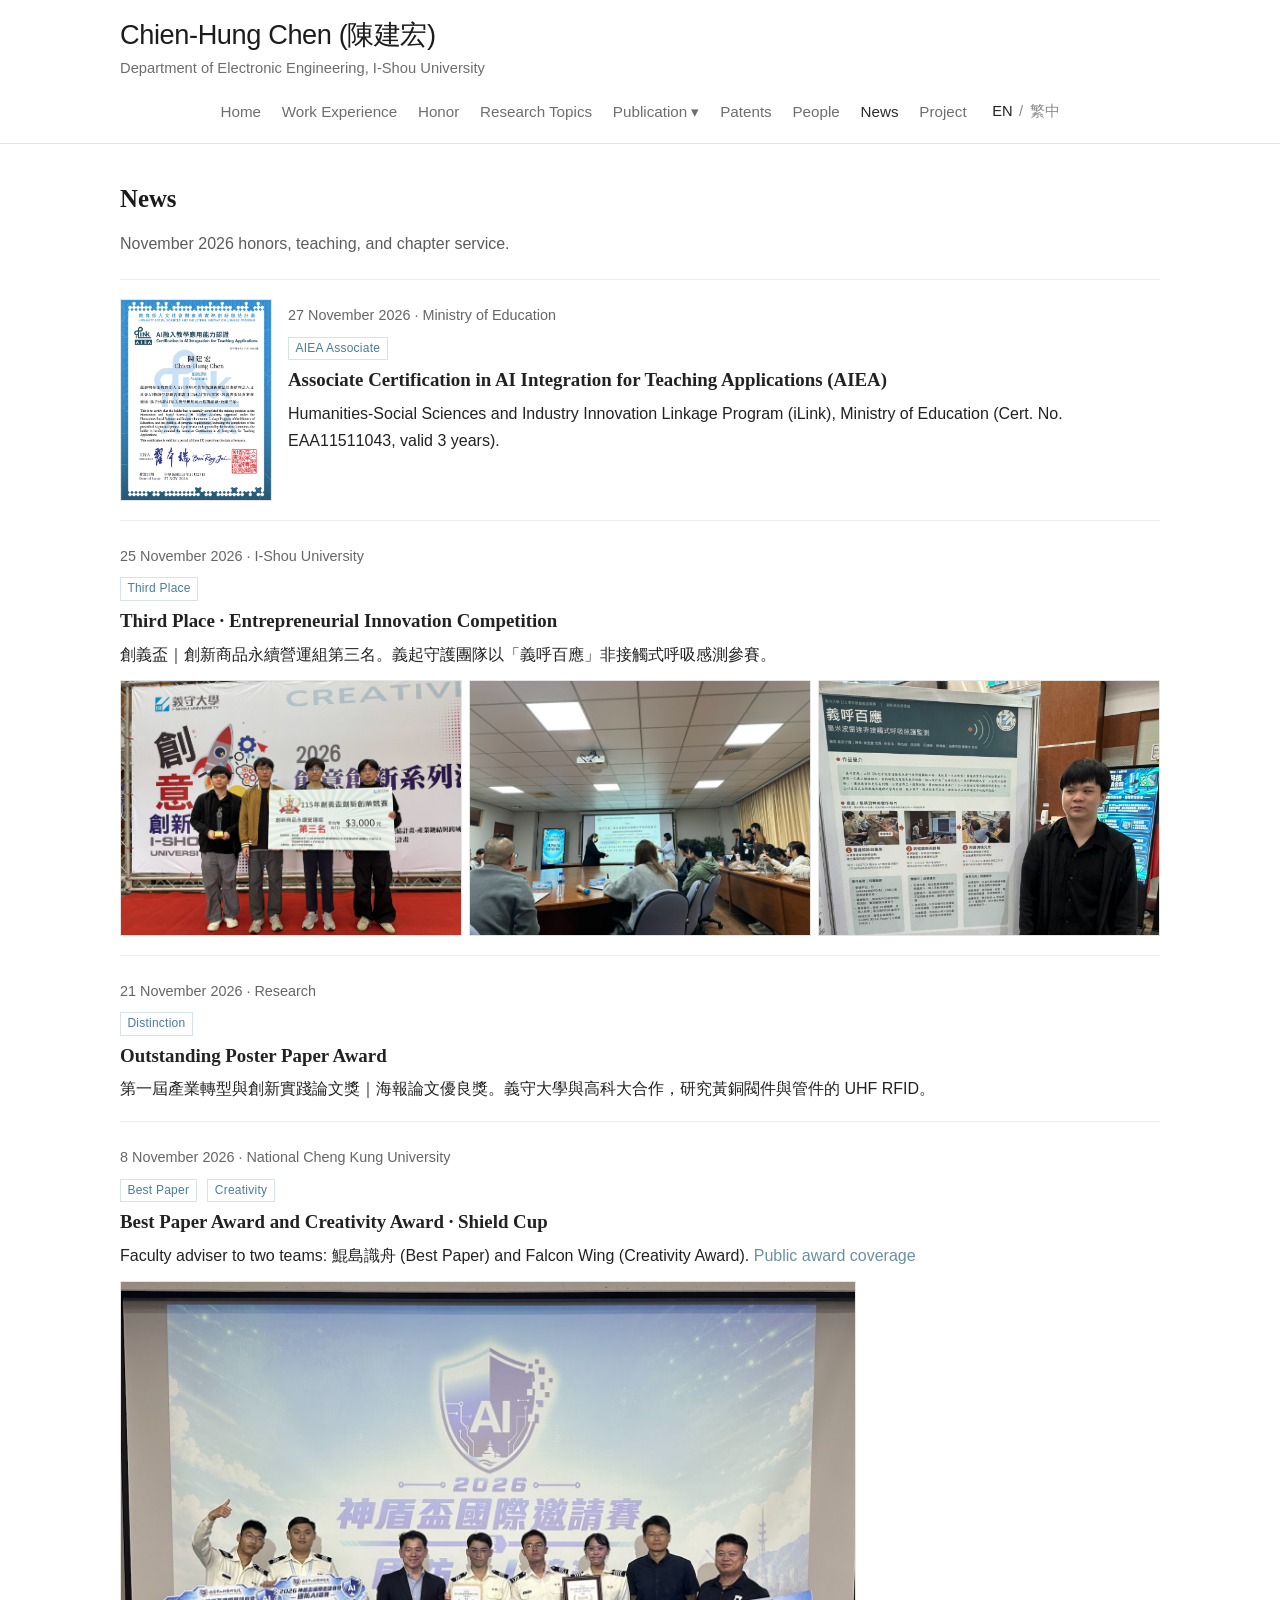
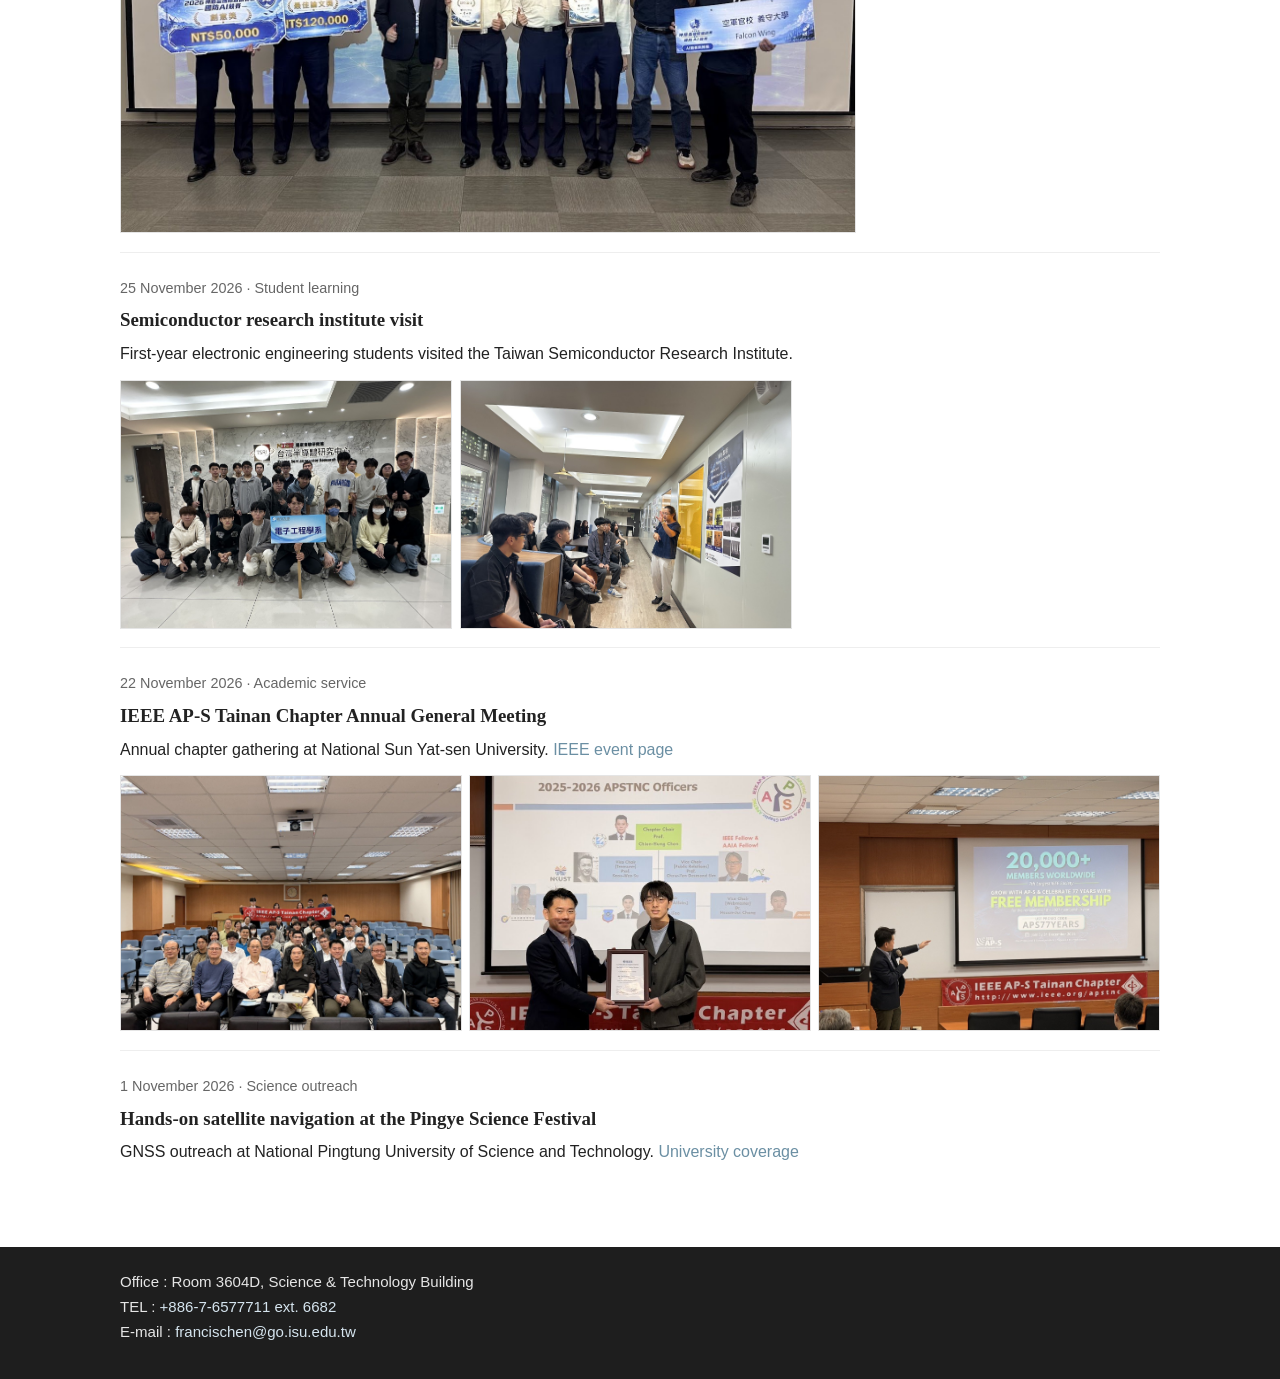
<file: activities/index.html>
<!DOCTYPE html>
<html lang="en">
  <head>
    <meta charset="utf-8">
    <meta name="viewport" content="width=device-width, initial-scale=1">
    <title>Activities | Chien-Hung Chen</title>
    <link rel="canonical" href="https://francis007.github.io/academic-site/#news">
    <meta name="description" content="Recent news, awards, and photographs.">
    <link rel="stylesheet" href="../styles.css">
    <noscript><meta http-equiv="refresh" content="0; url=../#news"></noscript>
    <script>
      location.replace("../#news");
    </script>
  </head>
  <body>
    <main class="redirect-main">
      <div class="redirect-card">
        <p class="eyebrow">Activities</p>
        <h1>Activities</h1>
        <p>Academic service and student outreach are listed on the faculty homepage.</p>
        <p><a href="../#news">News →</a></p>
      </div>
    </main>
  </body>
</html>
</file>
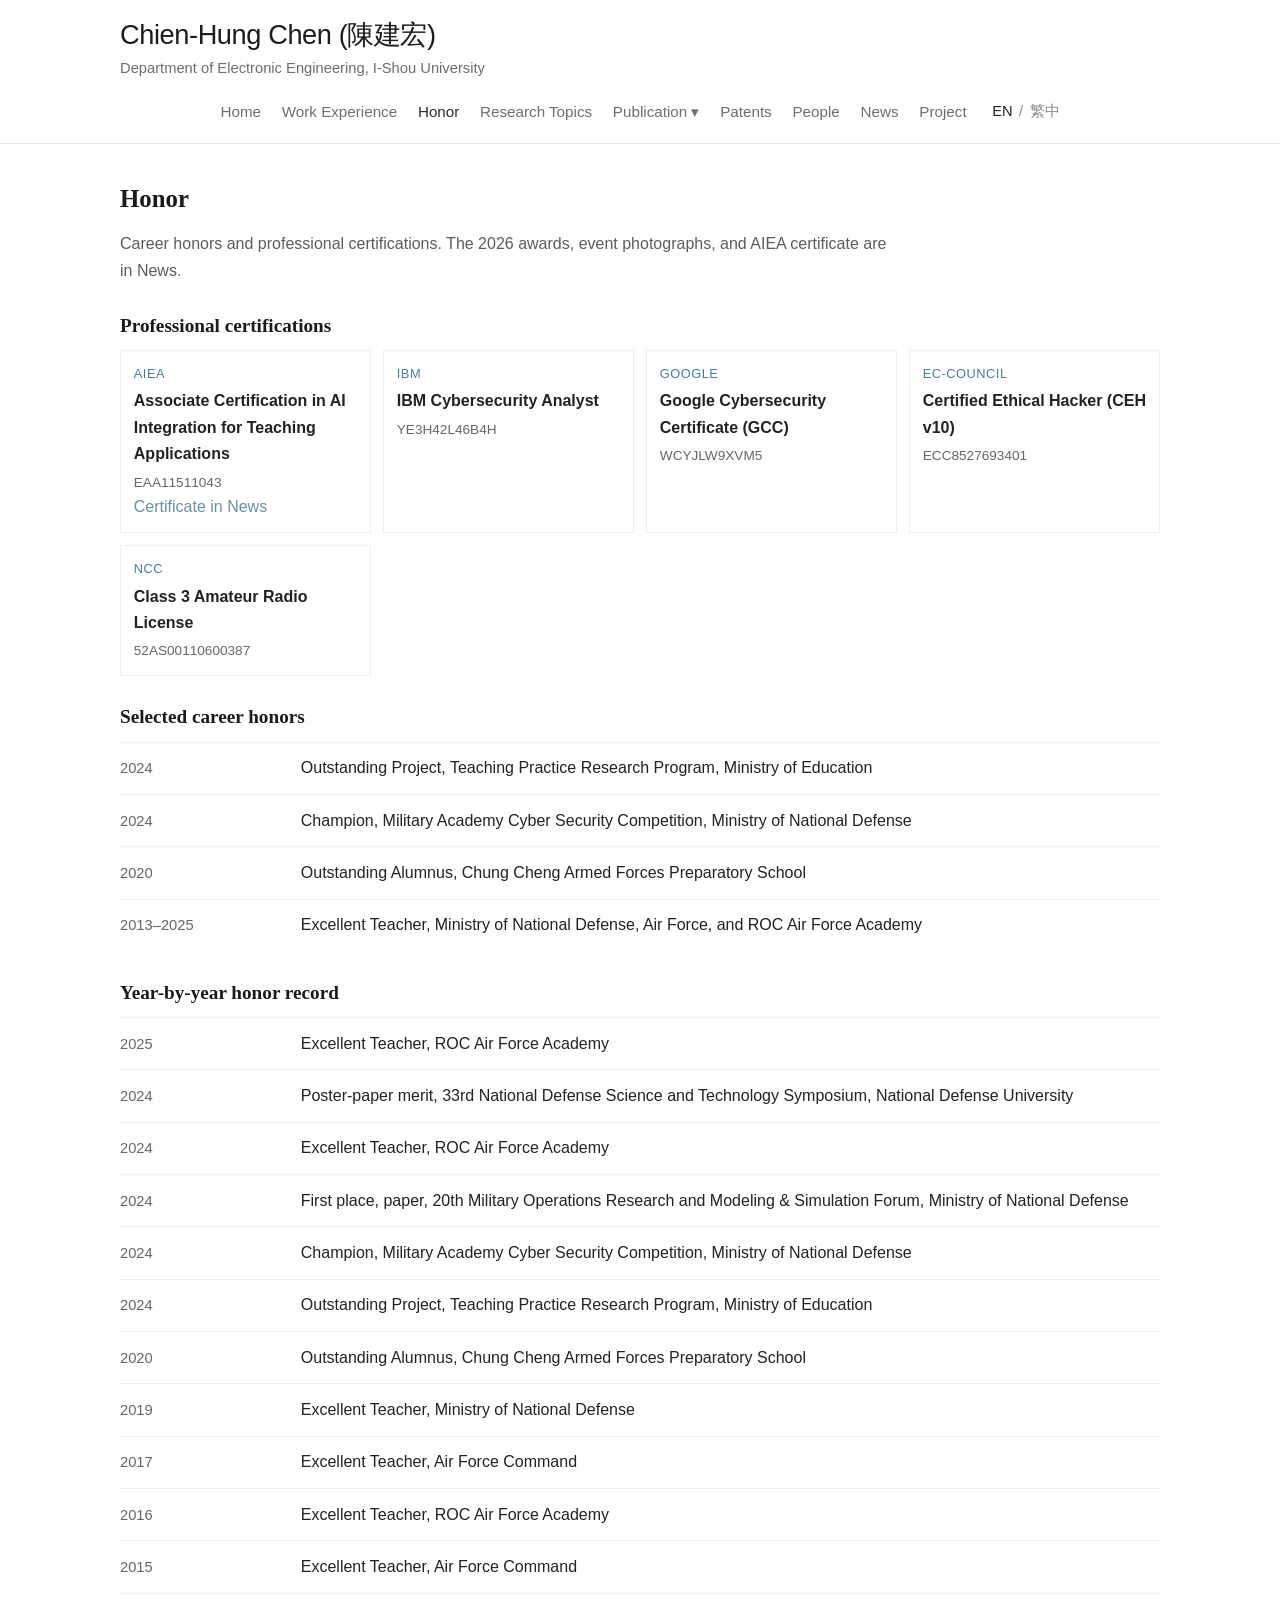
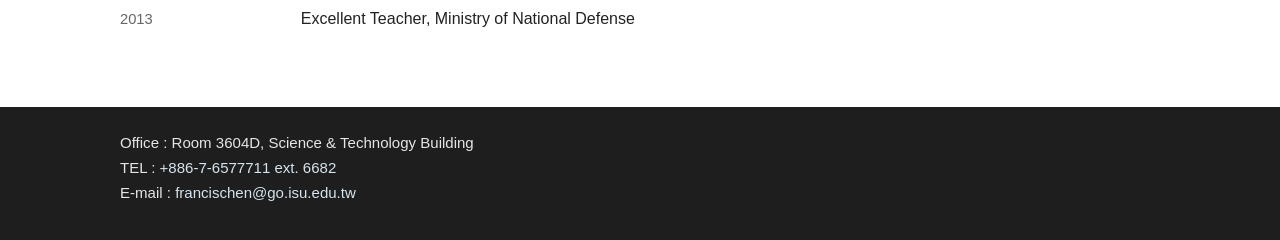
<file: awards/index.html>
<!DOCTYPE html>
<html lang="en">
  <head>
    <meta charset="utf-8">
    <meta name="viewport" content="width=device-width, initial-scale=1">
    <title>Awards | Chien-Hung Chen</title>
    <link rel="canonical" href="https://francis007.github.io/academic-site/#honor">
    <meta name="description" content="Honors, certifications, and recent news.">
    <link rel="stylesheet" href="../styles.css">
    <noscript><meta http-equiv="refresh" content="0; url=../#honor"></noscript>
    <script>
      var known = {
        "#awards": "#honor",
        "#honor": "#honor",
        "#entrepreneurial-innovation": "#entrepreneurial-innovation",
        "#outstanding-poster": "#outstanding-poster",
        "#shield-cup": "#shield-cup",
        "#aiea-associate": "#aiea-associate"
      };
      location.replace("../" + (known[location.hash] || "#honor"));
    </script>
  </head>
  <body>
    <main class="redirect-main">
      <div class="redirect-card">
        <p class="eyebrow">Awards</p>
        <h1>Honors &amp; awards</h1>
        <p>Honors, certifications, and 2026 news are listed on the faculty homepage.</p>
        <ul>
          <li><a href="../#honor">Honors &amp; certifications</a></li>
          <li><a href="../#aiea-associate">AIEA Associate certificate</a></li>
          <li><a href="../#entrepreneurial-innovation">Third Place · Entrepreneurial Innovation Competition</a></li>
          <li><a href="../#outstanding-poster">Outstanding Poster Paper Award</a></li>
          <li><a href="../#shield-cup">Best Paper Award and Creativity Award · Shield Cup</a></li>
        </ul>
      </div>
    </main>
  </body>
</html>
</file>
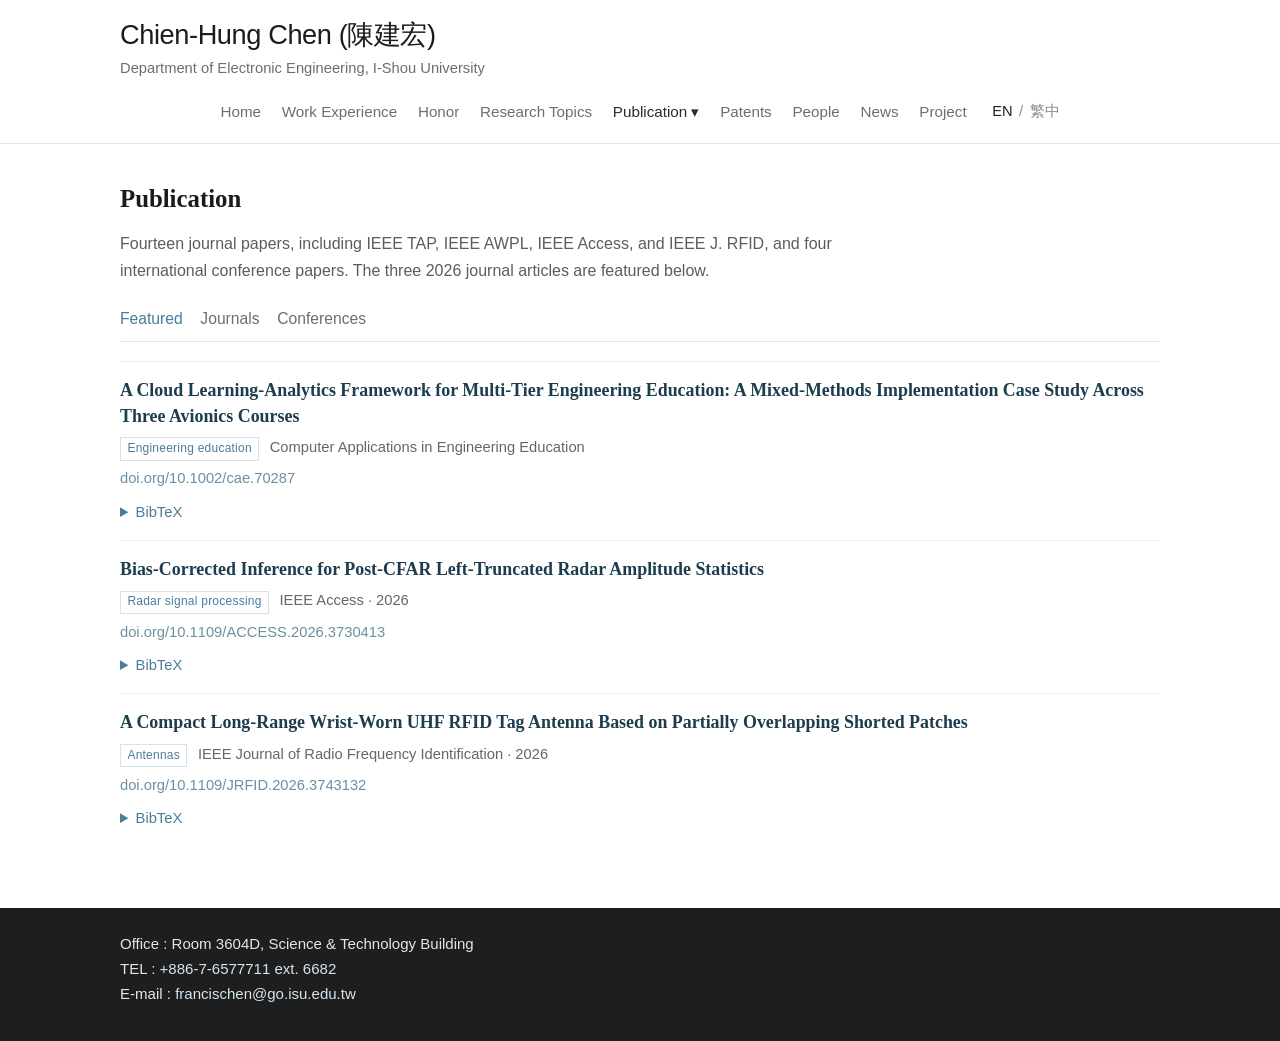
<file: publications/index.html>
<!DOCTYPE html>
<html lang="en">
  <head>
    <meta charset="utf-8">
    <meta name="viewport" content="width=device-width, initial-scale=1">
    <title>Publications | Chien-Hung Chen</title>
    <link rel="canonical" href="https://francis007.github.io/academic-site/#publications">
    <meta name="description" content="Selected peer-reviewed work.">
    <link rel="stylesheet" href="../styles.css">
    <noscript><meta http-equiv="refresh" content="0; url=../#publications"></noscript>
    <script>
      location.replace("../#publications");
    </script>
  </head>
  <body>
    <main class="redirect-main">
      <div class="redirect-card">
        <p class="eyebrow">Publications</p>
        <h1>Selected publications</h1>
        <p>Selected peer-reviewed work is listed on the faculty homepage.</p>
        <p><a href="../#publications">Featured publications →</a></p>
        <p><a href="../#publications-journals">Journal papers →</a></p>
        <p><a href="../#publications-conferences">Conference papers →</a></p>
      </div>
    </main>
  </body>
</html>
</file>
<file: styles.css>
/* Academic homepage modeled on a clean faculty profile: white page, serif name, ice-blue biography. */

:root {
  --ink: #222222;
  --muted: #5c5c5c;
  --nav: #6e6e6e;
  --link: #6b8fa3;
  --link-deep: #4a7c9b;
  --line: #e6e6e6;
  --ice: #eef6fd;
  --footer: #1e1e1e;
  --serif: "Source Serif 4", "Noto Serif TC", "Noto Serif", Georgia, serif;
  --sans: Roboto, "Noto Sans TC", "PingFang TC", "Noto Sans CJK TC", "Microsoft JhengHei", sans-serif;
  --wrap: 1040px;
  color-scheme: light;
}

*,
*::before,
*::after {
  box-sizing: border-box;
}

html {
  scroll-behavior: smooth;
  scroll-padding-top: 7.5rem;
}

body {
  margin: 0;
  background: #ffffff;
  color: var(--ink);
  font-family: var(--sans);
  font-size: 16px;
  line-height: 1.65;
  text-rendering: optimizeLegibility;
}

html[lang="zh-Hant"] body {
  font-family: "Noto Sans TC", Roboto, "PingFang TC", "Microsoft JhengHei", sans-serif;
  line-height: 1.75;
}

h1,
h2,
h3,
p {
  margin: 0;
}

ul,
ol {
  margin: 0;
  padding: 0;
  list-style: none;
}

a {
  color: var(--link);
  text-decoration: none;
}

a:hover {
  color: var(--link-deep);
  text-decoration: underline;
}

a:focus-visible,
button:focus-visible,
summary:focus-visible {
  outline: 2px solid var(--link-deep);
  outline-offset: 3px;
}

img {
  max-width: 100%;
  height: auto;
}

.skip-link {
  position: absolute;
  left: 0.75rem;
  top: -3rem;
  z-index: 40;
  background: #fff;
  color: var(--ink);
  padding: 0.4rem 0.7rem;
  border: 1px solid var(--line);
}

.skip-link:focus {
  top: 0.5rem;
}

.wrap {
  width: min(var(--wrap), calc(100% - 3rem));
  margin: 0 auto;
}

html:not([data-lang="zh"]) .only-zh {
  display: none;
}

html[data-lang="zh"] .only-en {
  display: none;
}

.site-header {
  position: sticky;
  top: 0;
  z-index: 40;
  background: #fff;
  border-bottom: 1px solid #e4e4e4;
}

.header-inner {
  width: min(var(--wrap), calc(100% - 3rem));
  margin: 0 auto;
  padding: 1.15rem 0 0.7rem;
}

.brand {
  display: inline-block;
  color: inherit;
  text-decoration: none;
}

.brand:hover {
  color: inherit;
  text-decoration: none;
}

.brand-title {
  display: block;
  font-size: 1.7rem;
  font-weight: 500;
  letter-spacing: -0.015em;
  color: #1c1c1c;
  line-height: 1.25;
}

.brand-sub {
  display: block;
  margin-top: 0.2rem;
  color: #6d6d6d;
  font-size: 0.92rem;
  font-weight: 400;
}

.nav-bar {
  display: flex;
  align-items: center;
  justify-content: center;
  gap: 0.15rem 1.15rem;
  margin-top: 0.95rem;
  padding-bottom: 0.35rem;
}

.nav-links {
  display: flex;
  flex-wrap: wrap;
  align-items: center;
  justify-content: center;
  gap: 0.15rem 1.2rem;
}

.nav-links a,
.menu-btn {
  color: var(--nav);
  font-family: inherit;
  font-size: 0.95rem;
  font-weight: 400;
  background: none;
  border: 0;
  padding: 0.28rem 0.05rem;
  cursor: pointer;
  text-decoration: none;
  line-height: 1.4;
}

.nav-links a:hover,
.menu-btn:hover,
.nav-links a[aria-current="page"],
.menu.is-current > .menu-btn {
  color: #2b2b2b;
  text-decoration: none;
}

.menu {
  position: relative;
}

.menu-panel {
  display: none;
  position: absolute;
  top: calc(100% - 2px);
  left: 0;
  min-width: 11.5rem;
  padding: 0.35rem 0;
  background: #fff;
  border: 1px solid #e6e6e6;
  box-shadow: 0 10px 24px rgba(0, 0, 0, 0.06);
  z-index: 30;
}

.menu-panel a {
  display: block;
  padding: 0.4rem 0.9rem;
  color: #555;
  white-space: nowrap;
}

.menu-panel a:hover,
.menu-panel a[aria-current="page"] {
  background: #f6fafc;
  color: var(--link-deep);
}

.menu:hover > .menu-panel,
.menu:focus-within > .menu-panel,
.menu.is-open > .menu-panel {
  display: block;
}

.lang-switch {
  display: inline-flex;
  align-items: center;
  gap: 0.35rem;
  margin-left: 0.35rem;
  color: #8a8a8a;
  font-size: 0.92rem;
}

.lang-switch button {
  font-family: inherit;
  font-size: 0.92rem;
  color: #8a8a8a;
  background: none;
  border: 0;
  padding: 0.2rem 0.05rem;
  cursor: pointer;
}

.lang-switch button[aria-pressed="true"] {
  color: #222;
  font-weight: 500;
}

.lang-switch button:hover {
  color: #333;
}

.nav-toggle {
  display: none;
  margin-left: auto;
  border: 1px solid #ddd;
  background: #fff;
  color: #333;
  font-family: inherit;
  font-size: 0.9rem;
  padding: 0.35rem 0.7rem;
  cursor: pointer;
}

.hero {
  display: grid;
  grid-template-columns: 280px minmax(0, 1fr);
  gap: 3.4rem;
  align-items: center;
  padding: 2.6rem 0 2.15rem;
}

.portrait {
  width: 280px;
  height: auto;
  aspect-ratio: 3 / 4;
  object-fit: contain;
  object-position: center center;
  display: block;
  background: transparent;
}

.hero-copy h1 {
  font-family: var(--serif);
  font-weight: 560;
  font-size: 2rem;
  letter-spacing: -0.015em;
  line-height: 1.25;
  color: #1a1a1a;
}

.role {
  margin-top: 0.85rem;
  font-family: var(--serif);
  font-weight: 700;
  font-size: 1.18rem;
  line-height: 1.45;
  color: #1a1a1a;
}

.role-chair {
  margin-top: 0.15rem;
  font-family: var(--serif);
  font-weight: 700;
  font-size: 1.05rem;
  line-height: 1.45;
}

.aff {
  margin-top: 0.72rem;
  font-size: 1.05rem;
  line-height: 1.45;
}

.aff a {
  color: var(--link);
}

.aff a:hover {
  color: var(--link-deep);
}

.profiles {
  margin-top: 0.95rem;
}

.profiles p {
  margin-top: 0.18rem;
  font-size: 0.98rem;
  color: #222;
}

.profiles a {
  color: var(--link-deep);
}

.bio {
  background: var(--ice);
  padding: 1.25rem 1.45rem 1.05rem;
  margin: 0.15rem 0 2.3rem;
}

.bio p {
  font-family: var(--serif);
  font-size: 1rem;
  line-height: 1.75;
  color: #2c2c2c;
  margin: 0 0 0.85rem;
}

.bio p:last-child {
  margin-bottom: 0;
}

.bio strong {
  font-weight: 700;
  color: #1a1a1a;
}

.edu {
  padding-bottom: 0.5rem;
}

.edu h2,
.page h2,
.subhead {
  font-family: var(--serif);
  font-weight: 650;
  color: #1a1a1a;
}

.edu h2,
.page h2 {
  font-size: 1.55rem;
  margin-bottom: 0.75rem;
}

.edu li,
.dash li {
  position: relative;
  padding-left: 1.15rem;
  margin: 0.38rem 0;
  color: #4e4e4e;
  font-size: 1rem;
}

.edu li::before,
.dash li::before {
  content: "–";
  position: absolute;
  left: 0;
  color: #666;
}

.page {
  padding: 2.15rem 0 0.5rem;
}

.lede {
  color: var(--muted);
  max-width: 48rem;
  margin-bottom: 1.35rem;
}

.subhead {
  font-size: 1.2rem;
  margin: 1.6rem 0 0.55rem;
}

.subnav {
  display: flex;
  flex-wrap: wrap;
  gap: 0.4rem 1.1rem;
  margin: 0 0 1.2rem;
  padding-bottom: 0.55rem;
  border-bottom: 1px solid var(--line);
}

.subnav a {
  color: var(--nav);
  font-size: 0.98rem;
}

.subnav a[aria-current="page"] {
  color: var(--link-deep);
  font-weight: 500;
  text-decoration: none;
}

.record {
  display: grid;
  grid-template-columns: 10.2rem minmax(0, 1fr);
  gap: 0.35rem 1.1rem;
  padding: 0.78rem 0;
  border-top: 1px solid #eeeeee;
  align-items: baseline;
}

.record time,
.record .when {
  color: #666;
  font-size: 0.92rem;
}

.kind {
  display: inline-block;
  margin-right: 0.45rem;
  color: var(--link-deep);
  font-size: 0.82rem;
  font-weight: 500;
  letter-spacing: 0.01em;
}

.note {
  display: block;
  color: #666;
  font-size: 0.92rem;
}

.cards {
  display: grid;
  grid-template-columns: repeat(3, minmax(0, 1fr));
  gap: 1rem;
}

.card {
  border: 1px solid #ececec;
  padding: 1rem 1rem 0.9rem;
  background: #fff;
}

.card h3 {
  font-family: var(--serif);
  font-size: 1.12rem;
  font-weight: 650;
  margin: 0.35rem 0 0.4rem;
}

.card p {
  color: #444;
  font-size: 0.96rem;
}

.card-index {
  color: var(--link-deep);
  font-size: 0.78rem;
  letter-spacing: 0.08em;
  text-transform: uppercase;
}

.pub {
  padding: 1rem 0;
  border-top: 1px solid #eee;
}

.pub h3 {
  font-family: var(--serif);
  font-size: 1.12rem;
  font-weight: 600;
  line-height: 1.45;
}

.pub h3 a {
  color: #1d3d4e;
}

.pub h3 a:hover {
  color: var(--link-deep);
}

.pub-meta {
  margin-top: 0.35rem;
  color: #666;
  font-size: 0.92rem;
}

.badge {
  display: inline-block;
  margin-right: 0.4rem;
  padding: 0.05rem 0.4rem;
  border: 1px solid #d5e3ec;
  color: var(--link-deep);
  font-size: 0.75rem;
  letter-spacing: 0.02em;
}

.bib {
  margin-top: 0.55rem;
}

.bib summary {
  cursor: pointer;
  color: var(--link-deep);
  font-size: 0.92rem;
}

.bib-panel {
  margin-top: 0.45rem;
}

.bibtex {
  margin: 0;
  padding: 0.7rem 0.8rem;
  overflow: auto;
  background: #f7f7f7;
  border: 1px solid #ececec;
  font-size: 0.8rem;
  line-height: 1.45;
}

.bib-copy {
  margin-top: 0.4rem;
  border: 1px solid #d0d0d0;
  background: #fff;
  color: #333;
  font-family: inherit;
  font-size: 0.85rem;
  padding: 0.28rem 0.6rem;
  cursor: pointer;
}

.bib-copy.is-copied {
  border-color: var(--link-deep);
  color: var(--link-deep);
}

.cite-list li {
  display: grid;
  grid-template-columns: 3.2rem minmax(0, 1fr);
  gap: 0.7rem;
  padding: 0.7rem 0;
  border-top: 1px solid #eee;
}

.cite-year {
  color: #666;
  font-size: 0.92rem;
}

.cite-title {
  font-weight: 600;
}

.cite-venue {
  font-style: italic;
}

.story {
  padding: 1.15rem 0;
  border-top: 1px solid #eee;
}

.story h3 {
  font-family: var(--serif);
  font-size: 1.18rem;
  font-weight: 650;
  margin: 0.25rem 0 0.35rem;
}

.meta {
  color: #666;
  font-size: 0.9rem;
}

.story p {
  margin-top: 0.35rem;
}

.photo-strip {
  display: grid;
  grid-template-columns: repeat(3, minmax(0, 1fr));
  gap: 0.45rem;
  margin-top: 0.75rem;
}

.photo-strip-pair {
  grid-template-columns: repeat(2, minmax(0, 1fr));
  max-width: 42rem;
}

.photo-open {
  display: block;
  width: 100%;
  margin: 0;
  padding: 0;
  border: 1px solid #e5e5e5;
  background: #f4f4f4;
  cursor: zoom-in;
  overflow: hidden;
  aspect-ratio: 4 / 3;
}

.photo-open img,
.photo-wide img {
  width: 100%;
  height: 100%;
  object-fit: cover;
  display: block;
}

.photo-wide {
  display: block;
  width: min(100%, 46rem);
  margin: 0.75rem 0 0;
  padding: 0;
  border: 1px solid #e5e5e5;
  background: #f4f4f4;
  cursor: zoom-in;
  overflow: hidden;
  aspect-ratio: 4 / 3;
}

.photo-open img.pos-award { object-position: center 18%; }
.photo-open img.pos-pitch { object-position: center 62%; }
.photo-open img.pos-poster { object-position: center 16%; }
.photo-open img.pos-group { object-position: center 22%; }
.photo-open img.pos-brief { object-position: center 46%; }
.photo-open img.pos-aps-group { object-position: center 58%; }
.photo-open img.pos-aps-cert { object-position: center 46%; }
.photo-open img.pos-aps-talk { object-position: center 42%; }
.photo-open img.pos-aegis,
.photo-wide img.pos-aegis { object-position: center 42%; }

.cert-layout {
  display: grid;
  grid-template-columns: 9.5rem minmax(0, 1fr);
  gap: 1rem;
  align-items: start;
}

.cert-thumb {
  aspect-ratio: 3 / 4;
}

.cert-grid {
  display: grid;
  grid-template-columns: repeat(4, minmax(0, 1fr));
  gap: 0.75rem;
}

.cert-grid li {
  border: 1px solid #eee;
  padding: 0.75rem 0.8rem;
}

.cert-issuer {
  color: var(--link-deep);
  font-size: 0.8rem;
  letter-spacing: 0.04em;
  text-transform: uppercase;
}

.cert-grid h3 {
  font-size: 1rem;
  font-weight: 600;
  margin: 0.25rem 0;
  font-family: var(--sans);
}

.cert-id {
  color: #666;
  font-size: 0.85rem;
  overflow-wrap: anywhere;
}

.patent-no {
  font-size: 1.15rem;
  margin: 0.2rem 0 0.45rem;
}

.patent-no a {
  color: var(--link-deep);
  font-weight: 600;
}

.site-footer {
  margin-top: 3.4rem;
  background: var(--footer);
  color: #e6e6e6;
  padding: 1.45rem 0 2.2rem;
  font-size: 0.94rem;
  line-height: 1.55;
}

.site-footer a {
  color: #d5e4ee;
}

.site-footer a:hover {
  color: #fff;
}

.site-footer p + p {
  margin-top: 0.12rem;
}

.photo-dialog {
  width: min(92vw, 920px);
  border: 0;
  padding: 0;
  background: #111;
  color: #fff;
}

.photo-dialog::backdrop {
  background: rgba(0, 0, 0, 0.72);
}

.photo-dialog figure {
  margin: 0;
}

.photo-dialog img {
  display: block;
  width: 100%;
  max-height: 78vh;
  object-fit: contain;
  background: #111;
}

.photo-dialog figcaption {
  padding: 0.7rem 0.9rem 0.85rem;
  font-size: 0.92rem;
  line-height: 1.45;
}

.photo-dialog-close {
  position: absolute;
  top: 0.4rem;
  right: 0.4rem;
  border: 0;
  background: rgba(0, 0, 0, 0.55);
  color: #fff;
  font-family: inherit;
  font-size: 0.85rem;
  padding: 0.3rem 0.55rem;
  cursor: pointer;
}

.redirect-main {
  min-height: 50vh;
  display: grid;
  place-items: center;
  padding: 3rem 1rem;
}

.redirect-card {
  max-width: 36rem;
}

.redirect-card h1 {
  font-family: var(--serif);
  font-size: 1.8rem;
  margin: 0.3rem 0 0.6rem;
}

@media (max-width: 980px) {
  .cards,
  .cert-grid {
    grid-template-columns: 1fr 1fr;
  }
}

@media (max-width: 860px) {
  .brand-title {
    font-size: 1.28rem;
  }

  .header-top {
    display: flex;
    align-items: flex-start;
    justify-content: space-between;
    gap: 0.8rem;
  }

  .nav-toggle {
    display: inline-flex;
    flex: none;
    margin-top: 0.35rem;
  }

  .nav-bar {
    display: none;
    flex-direction: column;
    align-items: stretch;
    margin-top: 0.7rem;
    padding-bottom: 0.6rem;
  }

  .nav-bar.is-open {
    display: flex;
  }

  .nav-links {
    flex-direction: column;
    align-items: stretch;
    gap: 0;
  }

  .nav-links a,
  .menu-btn {
    display: block;
    width: 100%;
    text-align: left;
    padding: 0.7rem 0;
    border-top: 1px solid #eee;
  }

  .menu-panel {
    position: static;
    display: none;
    border: 0;
    box-shadow: none;
    padding: 0 0 0.3rem 0.8rem;
  }

  .menu.is-open > .menu-panel,
  .menu:focus-within > .menu-panel {
    display: block;
  }

  .menu:hover > .menu-panel {
    display: none;
  }

  .menu.is-open:hover > .menu-panel,
  .menu:focus-within > .menu-panel {
    display: block;
  }

  .lang-switch {
    margin: 0.4rem 0 0.2rem;
    justify-content: flex-start;
  }

  .hero {
    grid-template-columns: 1fr;
    gap: 1.3rem;
    padding-top: 1.6rem;
  }

  .portrait {
    width: min(250px, 68vw);
    height: auto;
    aspect-ratio: 3 / 4;
  }

  .hero-copy h1 {
    font-size: 1.7rem;
  }

  .record,
  .cite-list li,
  .cert-layout {
    grid-template-columns: 1fr;
    gap: 0.15rem;
  }

  .photo-strip,
  .photo-strip-pair,
  .cert-grid,
  .cards {
    grid-template-columns: 1fr;
  }
}

@media (max-width: 420px) {
  .wrap,
  .header-inner {
    width: min(var(--wrap), calc(100% - 1.5rem));
  }
}
</file>
